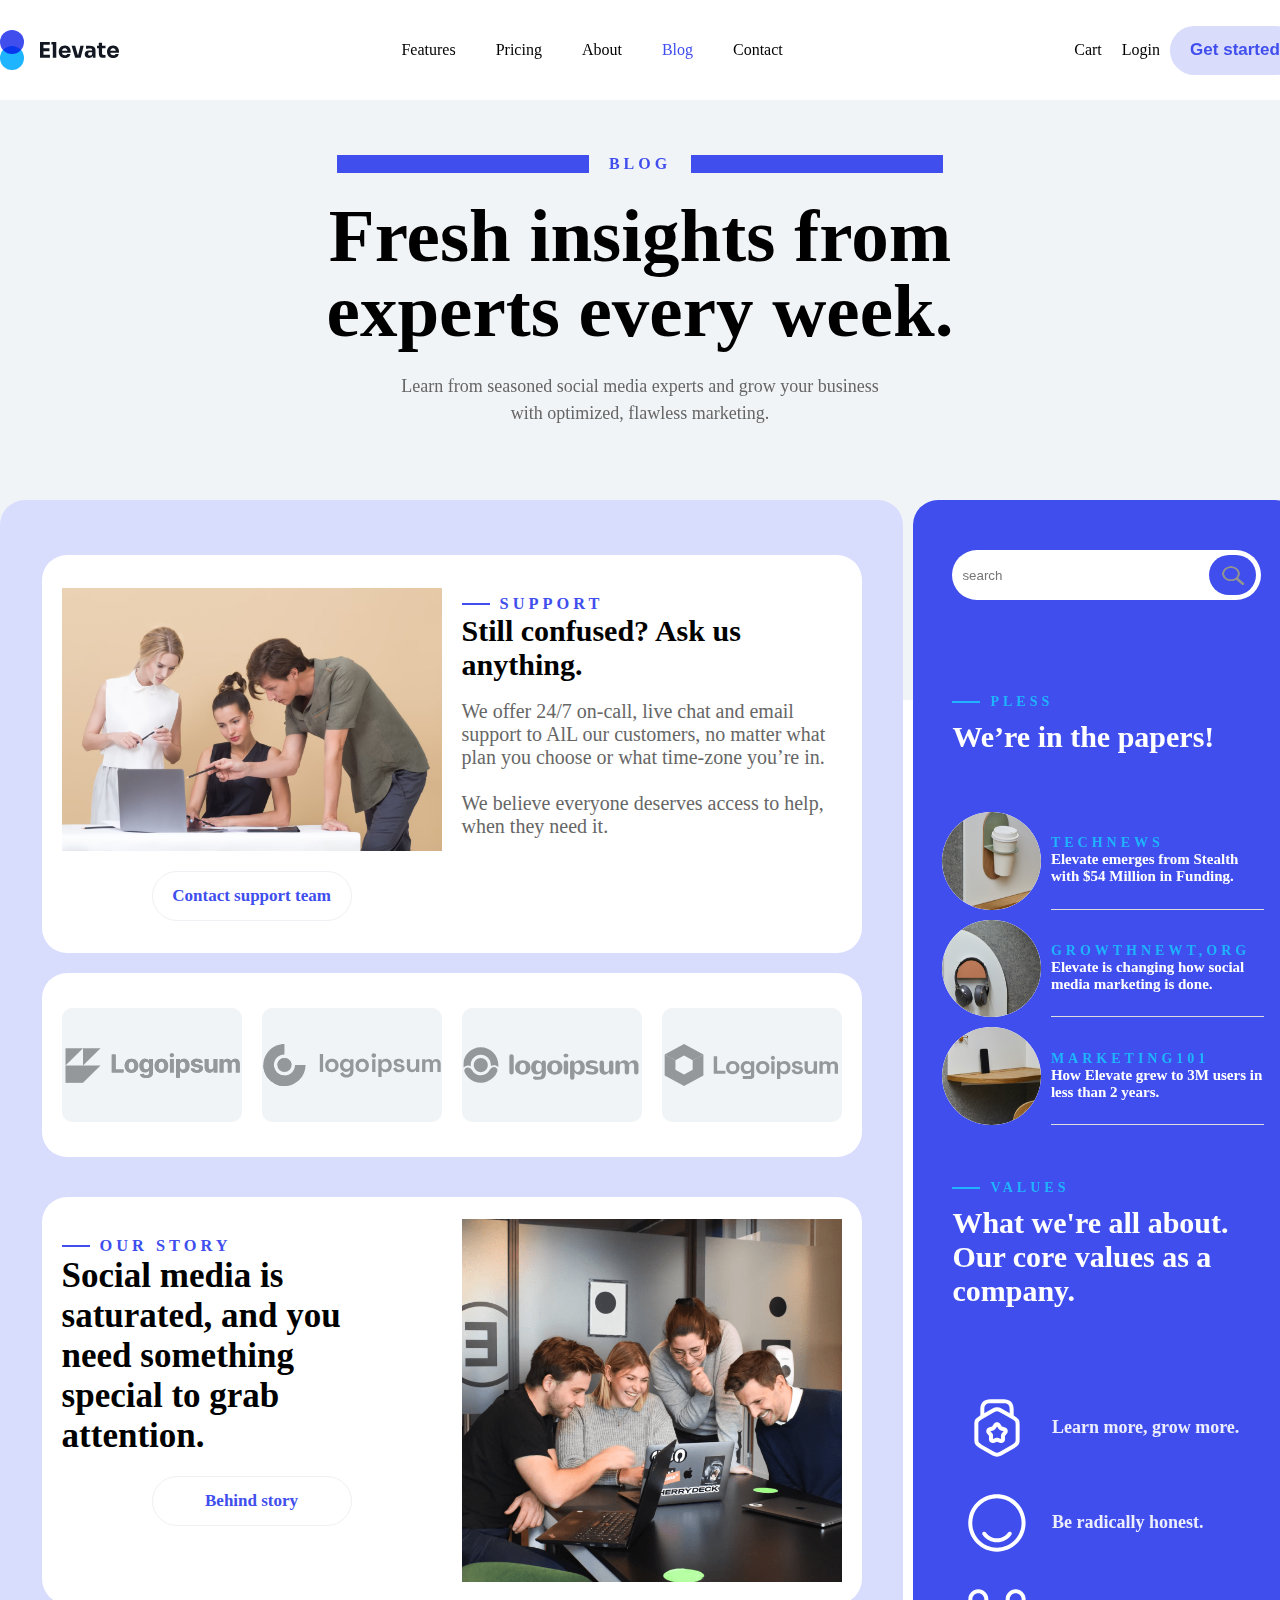
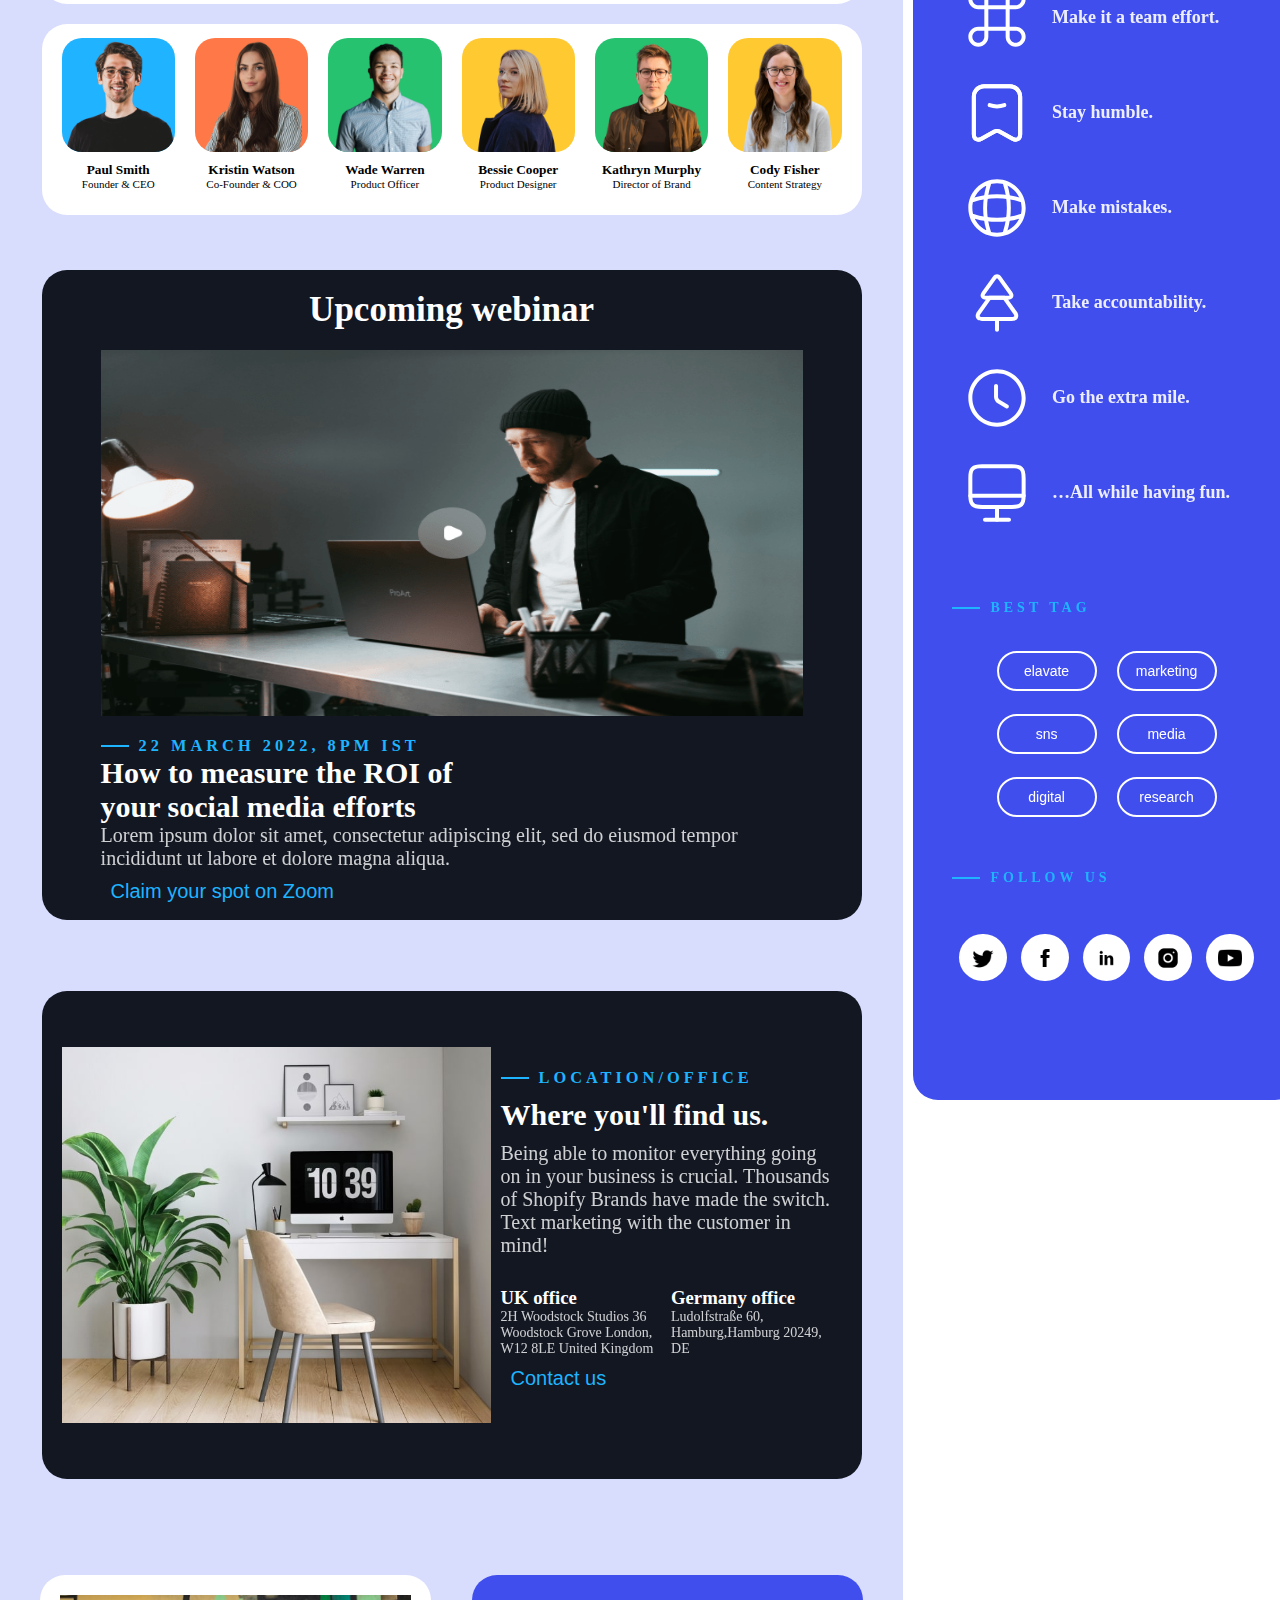
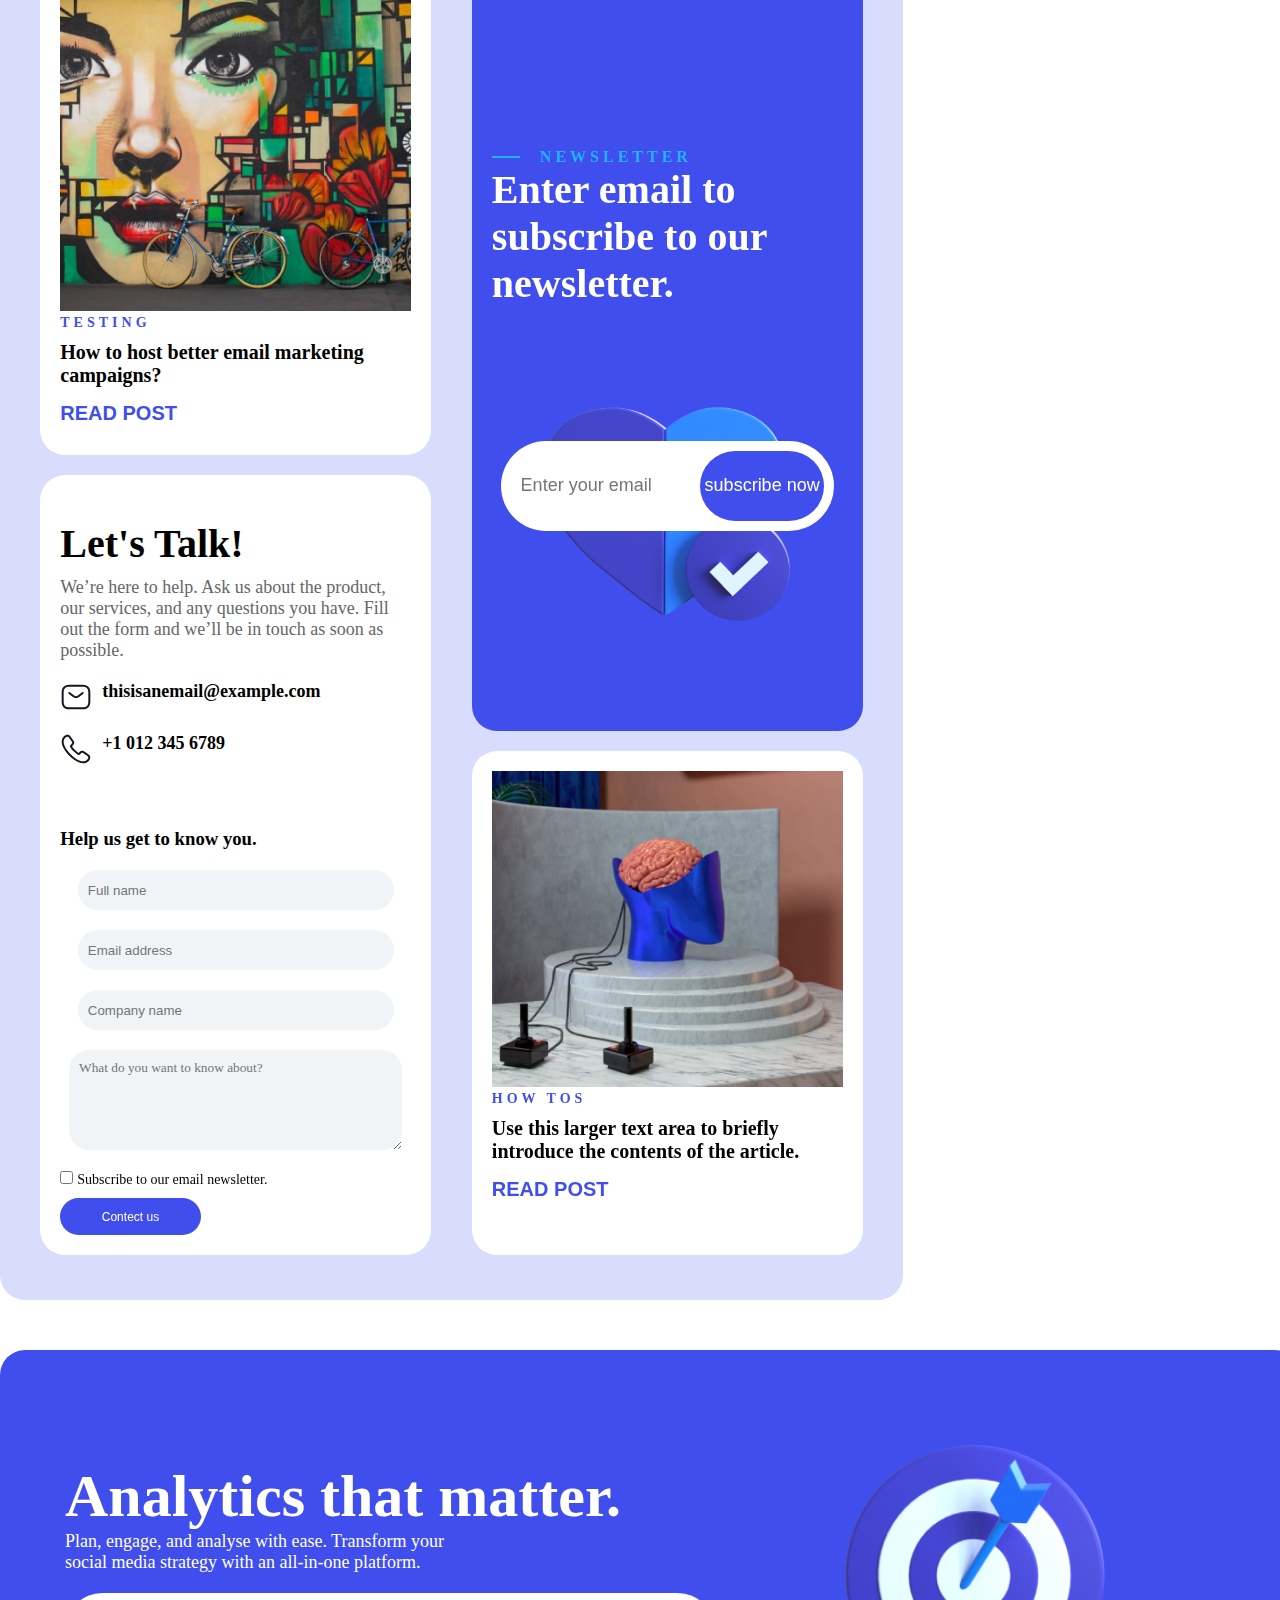
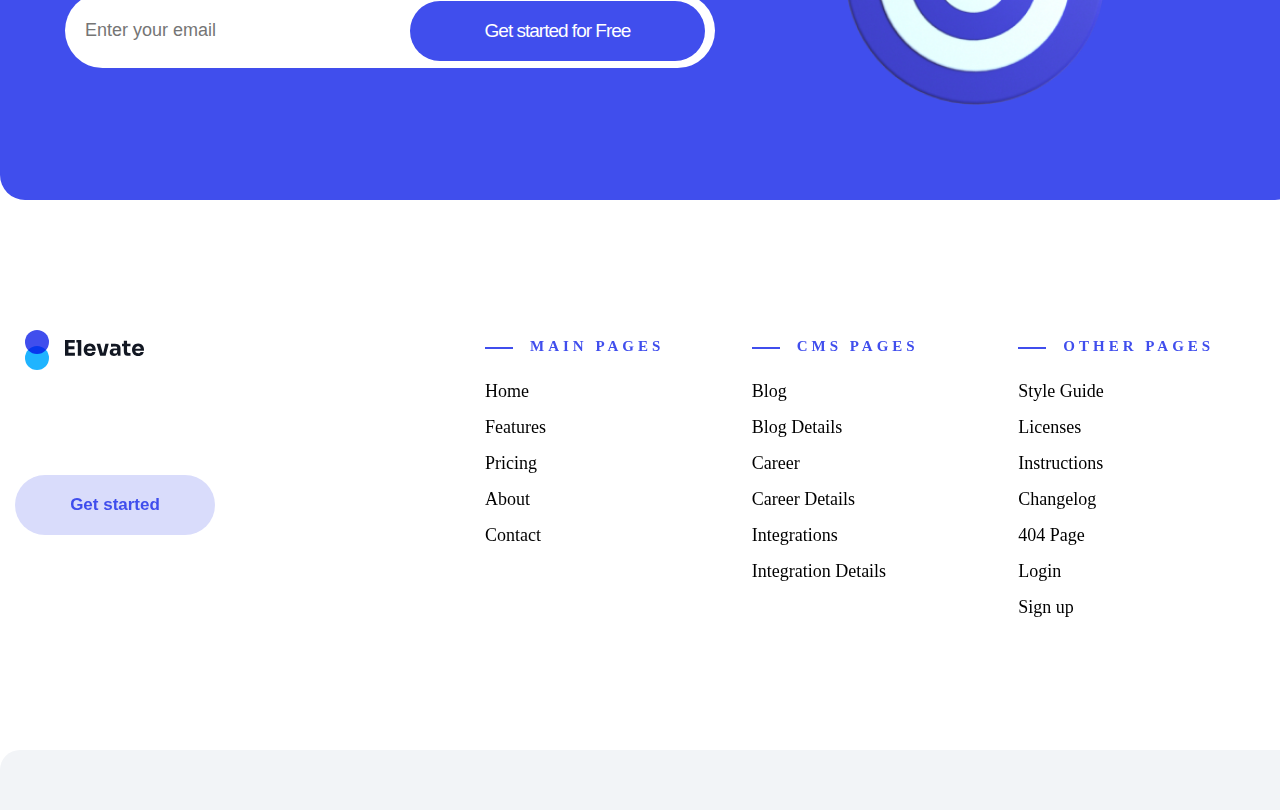
<file: sub.html>
<!DOCTYPE html>
<html>
<head>
	<meta charset="utf-8">
	<meta name="viewport" content="width=device-width, initial-scale=1">
	<title>Elavate</title>

	<link rel="stylesheet" type="text/css" media="screen and (max-width:799px)" href="css/sub_799.css">
	<link rel="stylesheet" type="text/css" media="screen and (min-width:800px)" href="css/sub_800.css">
	<link rel="stylesheet" type="text/css" media="screen and (min-width:1200px)" href="css/sub_1200.css">

	<style>
		* {margin: 0; padding: 0; box-sizing: border-box;}
		body {font-family: Eudoxus Sans; overflow-x: hidden; overflow-y: auto;}
		ul, ol, li {list-style: none;}

	</style>
	<script src="https://ajax.aspnetcdn.com/ajax/jQuery/jquery-3.6.0.min.js"></script>
	<script>
		$(document).ready(function(){
			$(".a").click(function(){
				$("nav").slideToggle();
			});

			$(window).resize(function(){
				if(window.innerWidth>=1200){
					$("nav").show();
				}
				if(window.innerWidth<=1199){
					$("nav").hide();
				}
			});

		});
	</script>
</head>
<body>

	<div id="wrap">
		<header>
			<div id="box1">
				<div id="logo_box">
					<a href="index.html" target="_self">
						<div id="logo_circle1"></div>
						<div id="logo_circle2"></div>				
					</a>
					<div id="logo">
						<a href="index.html" target="_self"><img src="img/logo.svg" alt="상단_로고"></a>
					</div>
				</div>

				<nav>
					<ul>
						<li><a href="index.html" target="_self">features</a></li>
						<li><a href="index.html" target="_self">pricing</a></li>
						<li><a href="index.html" target="_self">about</a></li>
						<li id="b"><a href="#">blog</a></li>
						<li><a href="index.html" target="_self">contact</a></li>
					</ul>
				</nav>

				<div id="login">
					<ul>
						<li><a href="index.html" target="_self">cart</a></li>
						<li><a href="index.html" target="_self">login</a></li>
					</ul>
					<button>Get started</button>
					<img src="img/hamburger.svg" class="a">
				</div>		
			</div>

			<div id="box2">
				<div id="text_box">
					<div>
						<img src="img/text_bar.svg" alt="텍스트_바">
						<h3 style="letter-spacing: 4px;">blog</h3>
						<img src="img/text_bar.svg" alt="텍스트_바">
					</div>
					<h1>Fresh insights from<br> experts every week.</h1>
					<p>Learn from seasoned social media experts and grow your business<br> with optimized, flawless marketing.</p>
				</div>
			</div>
		</header>

		<section>
			<div id="sec1">
				<div class="box">
					<div class="text_box">
						<div class="a">
							<div class="box">
								<img src="img/sub4.jpeg">
								<button>Contact support team</button>
							</div>
							<div class="box">
								<div class="text">
									<div class="box1">
										<img src="img/text_bar.svg" alt="텍스트_바">
										<h3 style="letter-spacing: 4px;">SUPPORT</h3>
									</div>
									<div class="box2">
										<h1>Still confused? Ask us anything.</h1><br>
										<p>We offer 24/7 on-call, live chat and email support to AlL our customers, no matter what plan you choose or what time-zone you’re in.
											<br>
											<br>
										We believe everyone deserves access to help, when they need it.</p>
									</div>
								</div>
							</div>
						</div>
						<div class="b">
							<div class="logo">
								<img src="img/company1.svg" alt="타회사로고1">
							</div>
							<div class="logo">
								<img src="img/company2.svg" alt="타회사로고1">
							</div>
							<div class="logo">
								<img src="img/company3.svg" alt="타회사로고1">
							</div>
							<div class="logo">
								<img src="img/company4.svg" alt="타회사로고1">
							</div>
						</div>
					</div>

					<div class="text_box">
						<div class="a">
							<div class="box">
								<div class="text">
									<div class="box1">
										<img src="img/text_bar.svg" alt="텍스트_바">
										<h3 style="letter-spacing: 4px;">OUR STORY</h3>
									</div>
									<div class="box2">
										<h2>Social media is<br> saturated, and you<br> need something<br> special to grab<br> attention.</h2>
										<div id="button">
											<button>Behind story</button>
										</div>
									</div>
								</div>
							</div>
							<div class="box">
								<img src="img/sub3.png">
							</div>
						</div>

						<div class="b">
							<div class="bb">
								<div class="photo1">
									<img src="img/p1.png">
								</div>
								<h5>Paul Smith</h5>
								<p>Founder & CEO</p>
							</div>
							<div class="bb">
								<div class="photo2">
									<img src="img/p2.png">
								</div>
								<h5>Kristin Watson</h5>
								<p>Co-Founder & COO</p>
							</div>
							<div class="bb">
								<div class="photo3">
									<img src="img/p3.png">
								</div>
								<h5>Wade Warren</h5>
								<p>Product Officer</p>
							</div>
							<div class="bb">
								<div class="photo4">
									<img src="img/p4.png">
								</div>
								<h5>Bessie Cooper</h5>
								<p>Product Designer</p>
							</div>
							<div class="bb">
								<div class="photo5">
									<img src="img/p5.png">
								</div>
								<h5>Kathryn Murphy</h5>
								<p>Director of Brand</p>
							</div>
							<div class="bb">
								<div class="photo6">
									<img src="img/p6.png">
								</div>
								<h5>Cody Fisher</h5>
								<p>Content Strategy</p>
							</div>
						</div>
					</div>
				</div>
				<div class="box">
					<div class="text_box">
						<div class="c">
							<h1>Upcoming webinar</h1>

							<img src="img/sub1.png">

							<div id="box">
								
								<div id="text1">
									<img src="img/text_bar2.svg" alt="텍스트_바2">
									<h3 style="letter-spacing: 4px;">22 march 2022, 8pm ist</h3>
								</div>


								<h2>How to measure the ROI of<br> your social media efforts</h2>
								<p>Lorem ipsum dolor sit amet, consectetur adipiscing elit, sed do eiusmod tempor incididunt ut labore et dolore magna aliqua.</p>

								<div class="button">
									<button>Claim your spot on Zoom</button>
								</div>
							</div>							
						</div>
					</div>
					<div class="text_box">
						<div class="cc">
							
							<img src="img/sub2.jpeg">
							
							<div id="box">
								<div id="text1">
									<img src="img/text_bar2.svg" alt="텍스트_바2">
									<h3 style="letter-spacing: 4px;">LOCATION/OFFICE</h3>
								</div>

								<div id="text2">
									<h2>Where you'll find us.</h2>
									<p>Being able to monitor everything going on in your business is crucial. Thousands of Shopify Brands have made the switch. Text marketing with the customer in mind!</p>
								</div>

								<div id="text3">
									<div class="box">
										<h3>UK office</h3>
										<p>2H Woodstock Studios
											36 Woodstock Grove
											London, W12 8LE
										United Kingdom</p>
									</div>
									<div class="box">
										<h3>Germany office</h3>
										<p>Ludolfstraße 60, Hamburg,Hamburg 20249, DE</p>
									</div>
								</div>

								<div class="button">
									<button>Contact us</button>
								</div>	
							</div>
							
						</div>
					</div>
				</div>
				<div class="box2">
					<div class="text_box">
						<div class="d">
							<img src="img/scalebox1.png">
							<h4 style="letter-spacing: 4px;">testing</h4>
							<h1>How to host better email marketing campaigns?</h1>
							<button>read post</button>
						</div>
						<div class="e">
							<div id="box1">
								<h1>Let's Talk!</h1>
								<p>We’re here to help. Ask us about the product, our services, and any questions you have. Fill out the form and we’ll be in touch as soon as possible.</p>
								<div class="text">
									<img src="img/sms.svg">
									<h2>thisisanemail@example.com</h2>
								</div>
								<div class="text">
									<img src="img/call.svg">
									<h2>+1 012 345 6789</h2>
								</div>
							</div>
							<div id="box2">
								<h3>Help us get to know you.</h3>
								<div id="input_box">
									<input type="search" name="name" placeholder="Full name">
									<input type="search" name="email" placeholder="Email address">
									<input type="search" name="company" placeholder="Company name">

									<textarea placeholder="What do you want to know about?" class="text" style="width: 95%;" rows="5"></textarea>
								</div>
								<div>
									<input type="checkbox" name="sub" value="Subscribe">
									<span>Subscribe to our email newsletter.</span>
								</div>
								
								<button>Contect us</button>
							</div>
						</div>
					</div>
					<div class="text_box">
						<div class="ee">
							<div id="text">
								<div>
									<img src="img/text_bar2.svg" alt="텍스트_바2">
									<h3 style="letter-spacing: 4px;">NEWSLETTER</h3>
								</div>
								<h1>Enter email to subscribe to our newsletter.</h1>
							</div>
							<img src="img/heart.png">
							<div id="search_box">
								<input type="search" name="subscribe" placeholder="Enter your email">
								<button>subscribe now</button>
							</div>
						</div>	
						<div class="d">
							<img src="img/scalebox4.png">
							<h4 style="letter-spacing: 4px;">how tos</h4>
							<h1>Use this larger text area to briefly introduce the contents of the article.</h1>
							<button>read post</button>
						</div>
					</div>
				</div>
			</div>

			<div id="sec2">
				<div class="box4">
					<div>
						<input type="search" name="search" placeholder="search">
						<button><img src="img/search.png"></button>
					</div>
				</div>

				<div class="box1">
					<div id="a">
						<div>
							<img src="img/text_bar2.svg" alt="텍스트_바2">
							<h3 style="letter-spacing: 4px;">PLESS</h3>
						</div>
						<h1>We’re in the papers!</h1>
					</div>
					<div id="b">
						<div class="box">
							<div class="img">
								<img src="img/news1.png">
							</div>
							<div class="text">
								<h3 style="letter-spacing: 4px;">TECHNEWS</h3>
								<h1>Elevate emerges from Stealth with $54 Million in Funding.</h1>
							</div>
						</div>
						<div class="box">
							<div class="img">
								<img src="img/news2.png">
							</div>
							<div class="text">
								<h3 style="letter-spacing: 4px;">GROWTHNEWT,ORG</h3>
								<h1>Elevate is changing how social media marketing is done.</h1>
							</div>
						</div>
						<div class="box">
							<div class="img">
								<img src="img/news3.png">
							</div>
							<div class="text">
								<h3 style="letter-spacing: 4px;">MARKETING101</h3>
								<h1>How Elevate grew to 3M users in less than 2 years.</h1>
							</div>
						</div>
					</div>
				</div>

				<div class="box2">
					<div id="c">
						<div>
							<img src="img/text_bar2.svg" alt="텍스트_바2">
							<h3 style="letter-spacing: 4px;">VALUES</h3>
						</div>
						<h1>What we're all about. Our core values as a company.</h1>
					</div>
					<div id="d">
						<div class="box">
							<div class="img">
								<img src="img/icon1.svg">
							</div>
							<div class="text">
								<h3>Learn more, grow more.</h3>
								
							</div>
						</div>
						<div class="box">
							<div class="img">
								<img src="img/icon2.svg">
							</div>
							<div class="text">
								<h3>Be radically honest.</h3>
								
							</div>
						</div>
						<div class="box">
							<div class="img">
								<img src="img/icon3.svg">
							</div>
							<div class="text">
								<h3>Make it a team effort.</h3>
								
							</div>
						</div>
						<div class="box">
							<div class="img">
								<img src="img/icon4.svg">
							</div>
							<div class="text">
								<h3>Stay humble.</h3>
								
							</div>
						</div>
						<div class="box">
							<div class="img">
								<img src="img/icon5.svg">
							</div>
							<div class="text">
								<h3>Make mistakes.</h3>
								
							</div>
						</div>
						<div class="box">
							<div class="img">
								<img src="img/icon6.svg">
							</div>
							<div class="text">
								<h3>Take accountability.</h3>
								
							</div>
						</div>
						<div class="box">
							<div class="img">
								<img src="img/icon7.svg">
							</div>
							<div class="text">
								<h3>Go the extra mile.</h3>
								
							</div>
						</div>
						<div class="box">
							<div class="img">
								<img src="img/icon8.svg">
							</div>
							<div class="text">
								<h3>…All while having fun.</h3>
								
							</div>
						</div>
					</div>
				</div>				

				<div class="box5">
					<div id="e">
						<div class="text">
							<div>
								<img src="img/text_bar2.svg" alt="텍스트_바2">
								<h3 style="letter-spacing: 4px;">BEST TAG</h3>
							</div>		
						</div>
						<div class="box">
							<button>elavate</button>
							<button>marketing</button>
							<button>sns</button>
							<button>media</button>
							<button>digital</button>
							<button>research</button>
						</div>
					</div>
					<div id="f">
						<div class="text">
							<div>
								<img src="img/text_bar2.svg" alt="텍스트_바2">
								<h3 style="letter-spacing: 4px;">FOLLOW US</h3>
							</div>
						</div>
						<div class="box">
							<div class="sns">
								<img src="img/sns1.png">
							</div>
							<div class="sns">
								<img src="img/sns2.png">
							</div>
							<div class="sns">
								<img src="img/sns3.png">
							</div>
							<div class="sns">
								<img src="img/sns4.png">
							</div>
							<div class="sns">
								<img src="img/sns5.png">
							</div>
						</div>
					</div>
				</div>
			</section>


			<footer>
				<div id="box1">
					<div id="text">
						<h1>Analytics that matter.</h1>
						<p>Plan, engage, and analyse with ease. Transform your<br> social media strategy with an all-in-one platform.</p>
						<div id="search_box">
							<input type="search" name="search" placeholder="Enter your email">
							<button style="letter-spacing: -1px;">Get started for Free</button>
						</div>
					</div>
					<div id="photo">
						<img src="img/footer_img.png">
					</div>
				</div>
				<div id="box2">
					<div id="logo_box">
						<div id="logo_icon">
							<a href="#">
								<div id="logo_circle1"></div>
								<div id="logo_circle2"></div>				
							</a>
						</div>
						<div id="logo">
							<a href="#"><img src="img/logo.svg" alt="상단_로고"></a>
						</div>
					</div>
					<button>Get started</button>
					<div id="nav_box">
						<div class="box">
							<img src="img/text_bar.svg" alt="텍스트_바">
							<h3 style="letter-spacing: 4px;">main pages</h3><br>
							<ul>
								<li><a href="#">Home</a></li>
								<li><a href="#">Features</a></li>
								<li><a href="#">Pricing</a></li>
								<li><a href="#">About</a></li>
								<li><a href="#">Contact</a></li>
							</ul>
						</div>
						<div class="box">
							<img src="img/text_bar.svg" alt="텍스트_바">
							<h3 style="letter-spacing: 4px;">cms pages</h3><br>
							<ul>
								<li><a href="#">Blog</a></li>
								<li><a href="#">Blog Details</a></li>
								<li><a href="#">Career</a></li>
								<li><a href="#">Career Details</a></li>
								<li><a href="#">Integrations</a></li>
								<li><a href="#">Integration Details</a></li>
							</ul>
						</div>
						<div class="box">
							<img src="img/text_bar.svg" alt="텍스트_바">
							<h3 style="letter-spacing: 4px;">other pages</h3><br>
							<ul>
								<li><a href="#">Style Guide</a></li>
								<li><a href="#">Licenses</a></li>
								<li><a href="#">Instructions</a></li>
								<li><a href="#">Changelog</a></li>
								<li><a href="#">404 Page</a></li>
								<li><a href="#">Login</a></li>
								<li><a href="#">Sign up</a></li>
							</ul>
						</div>
					</div>
				</div>
				<div id="box3"></div>
			</footer>
		</div>



	</body>
	</html>
</file>
<file: css/sub_799.css>
﻿@charset "utf-8";

@media (max-width:799px){
			header {width: 100%; height: auto; margin: 0 auto;}
			header > #box1 > #login > .a {cursor: pointer; width: 25px; height: 25px; margin: 0 10px;}
			header > #box1 > #login > .a:hover {opacity: 0.5;}
			header > #box1 {width: 95%; height: 100px; display: flex; align-items: center; justify-content: space-between; margin: 0 auto; position: relative;}
			header > #box1 > #logo_box {width: 120px; height: 48px; display: flex; justify-content: space-between; align-items: center;}
			header > #box1 > #logo_box > #logo {width: 80px; height: 40px;}
			header > #box1 > #logo_box > #logo > a > img {width: 100%; height: 100%;}	
			header > #box1 > #logo_box > a > #logo_circle1 {width: 24px; height: 24px; border-radius: 100px; background-color: #404eed; mix-blend-mode: multiply;}
			header > #box1 > #logo_box > a > #logo_circle2 {width: 24px; height: 24px; border-radius: 100px; background-color: #1fb4ff; position: relative; z-index: 1; margin-top: -8px; mix-blend-mode: multiply;}
			header > #box1 > nav {display: none; position: absolute; left: 0; top: 100px; width: 100%;}
			header > #box1 > nav > ul {display: flex; flex-direction: column; background-color: #fff;}
			header > #box1 > nav > ul > li {margin: 10px 0;}
			header > #box1 > nav > ul > li > a {text-decoration: none; color: #000; text-transform: capitalize; display: block;}
			header > #box1 > nav > ul > li > a:hover {color: #404eed;}
			header > #box1 > #login {width: auto; height: 50px; display: flex; align-items: center;}
			header > #box1 > #login > ul {display: flex; align-items: center;}
			header > #box1 > #login > ul > li {margin: 10px;}
			header > #box1 > #login > ul > li > a {text-decoration: none; color: #000; text-transform: capitalize;}
			header > #box1 > #login > ul > li > a:hover{color: #404eed;}
			header > #box1 > #login > button {background-color: #D9DCFB; color: #404eed; border: none; font-size: 17px; font-weight: bold; width: 130px; height: 49px; border-radius: 30px; margin: 10px 0; cursor: pointer;}
			header > #box1 > #login > button:hover {background-color: #404eed; color: #fff; transition: all 0.5s ease;}


			header > #box2 {width: 100%; height: 600px; background-color: #F1F4F7; display: flex; justify-content: center; justify-content: center;}
			header > #box2 > #text_box {width: auto; height: auto; text-align: center; display: flex; align-items: center; flex-direction: column; margin-top: 55px;}
			header > #box2 > #text_box > div {display: flex; margin-bottom: 25px;}
			header > #box2 > #text_box > div h3 {color: #404eed;text-transform: uppercase; margin: 0 20px; font-size: 16px;}
			header > #box2 > #text_box > h1 {font-size: 8vw; line-height: 100%; margin-bottom: 25px; font-weight: 800;}
			header > #box2 > #text_box > p {font-size: 2.5vw; line-height: 150%; color: #666;}
			


			footer {width: 100%; height: 800px; background-color: #fff;}
			footer > #box1 {width: 90%; height: 650px; background-color: #404eed; margin: 0 auto; border-radius: 25px; display: flex; align-items: center; flex-direction: column-reverse; justify-content: center; margin-top: 20px; position: relative; left: 0; bottom: 90px;}
			footer > #box1 > #photo {width: 100%; height: auto; display: flex; justify-content: center; align-items: center; margin-top: 30px;}
			footer > #box1 > #photo > img {width: 40%}
			footer > #box1 > #text {width: 90%; height: 400px; display: flex; flex-direction: column; justify-content: space-evenly; align-items: center; padding: 20px;}
			footer > #box1 > #text h1 {font-size: 40px; color: #fff;}
			footer > #box1 > #text p {font-size: 18px; color: #fff;}
			footer > #box1 > #text > #search_box {width: 100%; height: 75px; background-color: #fff; border-radius: 50px; display: flex; align-items: center;}
			footer > #box1 > #text > #search_box > input[type="search"] {background-color: #fff; border: none; outline: none; width: 50%; height: 40px; margin: 0 20px; font-size: 18px;}
			footer > #box1 > #text > #search_box > button {width: 50%; height: 80%; background-color: #404eed; color: #fff; border: none; border-radius: 50px; font-size: 19px; cursor: pointer; margin: 0 10px;}
			footer > #box1 > #text > #search_box > button:hover {background-color: #000; color: #fff; transition: all 0.5s ease;}
			footer > #box2 {width: 100%; height: 400px; margin: 0 auto;  padding: 25px;}
			footer > #box2 > #logo_box {width: 120px; height: 40px;}
			footer > #box2 > #logo_box > #logo {width: 80px; height: 40px; float: right; margin: -50px 0 0 0px;}
			footer > #box2 > #logo_box > #logo > a > img {width: 100%; height: 100%;}
			footer > #box2 > #logo_box > #logo_icon {bwidth: 24px; height: 48px; margin-top: 5px;}
			footer > #box2 > #logo_box > #logo_icon > a > #logo_circle1 {width: 24px; height: 24px; border-radius: 100px; background-color: #404eed; mix-blend-mode: multiply;}
			footer > #box2 > #logo_box > #logo_icon > a > #logo_circle2 {width: 24px; height: 24px; border-radius: 100px; background-color: #1fb4ff; position: relative; z-index: 1; margin-top: -8px; mix-blend-mode: multiply;}
			footer > #box2 > button {background-color: #D9DCFB; color: #404eed; border: none; font-size: 17px; font-weight: bold; width: 200px; height: 60px; border-radius: 30px; margin: 50px 0; cursor: pointer;}
			footer > #box2 > button:hover {background-color: #404eed; color: #fff; transition: all 0.5s ease;}
			footer > #box2 > #nav_box {width: 100%; height: 500px; float: right; display: flex; flex-flow: row wrap;}
			footer > #box2 > #nav_box > .box {width: 40%; height: 330px; margin: 10px;}
			footer > #box2 > #nav_box > .box img {display: none;}
			footer > #box2 > #nav_box > .box > h3 {text-transform: uppercase; font-size: 15px; color: #404eed; font-weight: 800;}
			footer > #box2 > #nav_box > .box > ul > li a {text-decoration: none; color: #000; line-height: 200%; font-size: 18px;}
			footer > #box2 > #nav_box > .box > ul > li a:hover {color: #404eed;}



			section {width: 95%; height: auto; margin: 0 auto; display: flex; flex-direction: column; align-items: center; position: relative; left: 0; bottom: 200px;}

			section > #sec1 {width: 100%; height: auto; background-color: #D8DCFD; display: flex; flex-direction: column; justify-content: space-evenly; border-radius: 25px; padding: 20px;}

			section > #sec1 > .box {width: 100%; height: auto; display: flex; flex-direction: column; align-items: center; justify-content: space-between;}
			section > #sec1 > .box > .text_box {width: 100%; height: auto; margin: 10px; display: flex; align-items: center; flex-direction: column; justify-content: center;}

			section > #sec1 > .box > .text_box > .a {width: 95%; height: auto; background-color: #fff; margin: 10px; padding: 20px; border-radius: 25px; display: flex; flex-direction: column; align-items: center;}

			section > #sec1 > .box > .text_box > .a > .box {width: 95%; height: auto; display: flex; flex-direction: column; align-items: center; justify-content: center; margin: 10px;}
			section > #sec1 > .box > .text_box > .a > .box > img {width: 100%; height: auto; cursor: pointer;}
			section > #sec1 > .box > .text_box > .a > .box > img:hover {opacity: 0.8;}

			section > #sec1 > .box > .text_box > .a > .box > button {font-size: 17px; font-family: Eudoxus Sans; font-weight: 800; width: 60%; height: 50px; background-color: #fff; border: 1px solid #EEF0F3; cursor: pointer; border-radius: 50px; color: #404eed; transition: all .15s linear; margin-top: 20px;}
			section > #sec1 > .box > .text_box > .a > .box > button:hover {background-color: #fff; border: 1px solid #EEF0F3; cursor: pointer; border-radius: 50px; color: #404eed; box-shadow: 0 2px 0 #EEF0F3, 2px 4px 6px #BDBDBD; transition: all .15s linear;}

			section > #sec1 > .box > .text_box > .a > .box > .text {width: 95%; height: 300px; display: flex; flex-direction: column; justify-content: flex-start;}
			section > #sec1 > .box > .text_box > .a > .box > .text > .box1 {display: flex; font-size: 12px; color: #404eed;}
			section > #sec1 > .box > .text_box > .a > .box > .text > .box1 > h3 {margin-left: 10px;}
			section > #sec1 > .box > .text_box > .a > .box > .text > .box2 > h2 {font-size: 25px; font-weight: 800;}
			section > #sec1 > .box > .text_box > .a > .box > .text > .box2 > h1 {font-size: 25px;}
			section > #sec1 > .box > .text_box > .a > .box > .text > .box2 > p {font-size: 18px; color: #666;}

			section > #sec1 > .box > .text_box > .a > .box > .text > .box2 > #button {width: 100%; height: auto; display: flex; align-items: center; justify-content: center; margin-top: 10px;}
			section > #sec1 > .box > .text_box > .a > .box > .text > .box2 > #button > button {font-size: 17px; font-family: Eudoxus Sans; font-weight: 800; width: 60%; height: 50px; background-color: #fff; border: 1px solid #EEF0F3; cursor: pointer; border-radius: 50px; color: #404eed; transition: all .15s linear; margin-top: 20px;}
			section > #sec1 > .box > .text_box > .a > .box > .text > .box2 > #button > button:hover {background-color: #fff; border: 1px solid #EEF0F3; cursor: pointer; border-radius: 50px; color: #404eed; box-shadow: 0 2px 0 #EEF0F3, 2px 4px 6px #BDBDBD; transition: all .15s linear;}



			section > #sec1 > .box > .text_box > .b {width: 95%; height: auto; background-color: #fff; margin: 10px; padding: 10px; border-radius: 25px; display: flex; align-items: center; flex-flow: row wrap; justify-content: center;}

			section > #sec1 > .box > .text_box > .b > .logo {width: auto; height: 100%; background-color: #F1F4F7; margin: 10px; border-radius: 10px; display: flex; align-items: center; justify-content: center; transition: all 0.3s ease-out;}

			section > #sec1 > .box > .text_box > .b > .logo:hover {transform: translateY(-8%);}

			section > #sec1 > .box > .text_box > .b > .bb {width: 20%; height: 95%; margin: 10px; display: flex; flex-direction: column; align-items: center;}
			section > #sec1 > .box > .text_box > .b > .bb > p {font-size: 11px;}
			section > #sec1 > .box > .text_box > .b > .bb > h5 {margin-top: 10px;}

			section > #sec1 > .box > .text_box > .b > .bb > .photo1 {width: 100%; height: 70%; background-color: #20B3FF; border-radius: 20px; overflow: hidden;}
			section > #sec1 > .box > .text_box > .b > .bb > .photo1 > img {width: 100%; height: 100%; transition: all 0.3s ease-out;}
			section > #sec1 > .box > .text_box > .b > .bb > .photo1 > img:hover {transform: scale(1.2); transition: all 0.5s;}


			section > #sec1 > .box > .text_box > .b > .bb > .photo2 {width: 100%; height: 70%; background-color: #FF7847; border-radius: 20px; overflow: hidden;}
			section > #sec1 > .box > .text_box > .b > .bb > .photo2 > img {width: 100%; height: 100%; transition: all 0.3s ease-out;}
			section > #sec1 > .box > .text_box > .b > .bb > .photo2 > img:hover {transform: scale(1.2); transition: all 0.5s;}

			section > #sec1 > .box > .text_box > .b > .bb > .photo3 {width: 100%; height: 70%; background-color: #26C26F; border-radius: 20px; overflow: hidden;}
			section > #sec1 > .box > .text_box > .b > .bb > .photo3 > img {width: 100%; height: 100%; transition: all 0.3s ease-out;}
			section > #sec1 > .box > .text_box > .b > .bb > .photo3 > img:hover {transform: scale(1.2); transition: all 0.5s;}

			section > #sec1 > .box > .text_box > .b > .bb > .photo4 {width: 100%; height: 70%; background-color: #FFC932; border-radius: 20px; overflow: hidden;}
			section > #sec1 > .box > .text_box > .b > .bb > .photo4 > img {width: 100%; height: 100%; transition: all 0.3s ease-out;}
			section > #sec1 > .box > .text_box > .b > .bb > .photo4 > img:hover {transform: scale(1.2); transition: all 0.5s;}

			section > #sec1 > .box > .text_box > .b > .bb > .photo5 {width: 100%; height: 70%; background-color: #26C26F; border-radius: 20px; overflow: hidden;}
			section > #sec1 > .box > .text_box > .b > .bb > .photo5 > img {width: 100%; height: 100%; transition: all 0.3s ease-out;}
			section > #sec1 > .box > .text_box > .b > .bb > .photo5 > img:hover {transform: scale(1.2); transition: all 0.5s;}

			section > #sec1 > .box > .text_box > .b > .bb > .photo6 {width: 100%; height: 70%; background-color: #FFC932; border-radius: 20px; overflow: hidden;}
			section > #sec1 > .box > .text_box > .b > .bb > .photo6 > img {width: 100%; height: 100%; transition: all 0.3s ease-out;}
			section > #sec1 > .box > .text_box > .b > .bb > .photo6 > img:hover {transform: scale(1.2); transition: all 0.5s;}





			section > #sec1 > .box > .text_box > .c {width: 95%; height: 100%; background-color: #121722; border-radius: 25px; display: flex; flex-direction: column; align-items: center; justify-content: space-between; padding: 20px;}
			section > #sec1 > .box > .text_box > .c > h1 {font-size: 20px; color: #fff; margin-bottom: 20px;}
			section > #sec1 > .box > .text_box > .c > img {width: 90%; height: 60%; margin-bottom: 20px;}
			section > #sec1 > .box > .text_box > .c > #box {width: 90%; height: auto; color: #fff;}
			section > #sec1 > .box > .text_box > .c > #box > #text1 {display: flex; text-transform: uppercase; font-size: 12px; color: #1FB4FF; margin-bottom: 20px;}
			section > #sec1 > .box > .text_box > .c > #box > #text1 > h3 {margin-left: 10px;}
			section > #sec1 > .box > .text_box > .c > #box > h2 {font-size: 20px;}
			section > #sec1 > .box > .text_box > .c > #box > p {font-size: 15px; opacity: 0.8;}
			section > #sec1 > .box > .text_box > .c > #box > .button > button {border: none; background-color: #121722; color: #1FB4FF; font-size: 20px; margin: 10px; cursor: pointer; display: inline-block;}
			section > #sec1 > .box > .text_box > .c > #box > .button > button:after {border-bottom: 2px solid #1FB4FF; display:block; content: ''; transform: scaleX(0); transition: transform 250ms ease-in-out; transform-origin:  0% 50%;}
			section > #sec1 > .box > .text_box > .c > #box > .button > button:hover:after {transform: scaleX(1);}


			section > #sec1 > .box > .text_box > .cc {width: 95%; height: 80%; background-color: #121722; border-radius: 25px; display: flex; align-items: center; flex-direction: column; padding: 20px;}
			section > #sec1 > .box > .text_box > .cc > img {width: 90%; height: auto; margin-top: 20px;}
			section > #sec1 > .box > .text_box > .cc > #box {width: 90%; height: auto; background-color: #121722; color: #fff;}
			section > #sec1 > .box > .text_box > .cc > #box > #text1 {display: flex; color: #1FB4FF; font-size: 12px; margin-top: 20px;}
			section > #sec1 > .box > .text_box > .cc > #box > #text1 > h3 {margin-left: 10px;}
			section > #sec1 > .box > .text_box > .cc > #box > #text2 > h2 {font-size: 20px; margin-top: 10px;}
			section > #sec1 > .box > .text_box > .cc > #box > #text2 > p {font-size: 15px; margin-top: 10px; opacity: 0.8;}
			section > #sec1 > .box > .text_box > .cc > #box > #text3 {display: flex; margin-top: 30px;}
			section > #sec1 > .box > .text_box > .cc > #box > #text3 > .box {width: 45%;}
			section > #sec1 > .box > .text_box > .cc > #box > #text3 > .box > p {font-size: 14px; opacity: 0.8;}
			section > #sec1 > .box > .text_box > .cc > #box > .button > button {border: none; background-color: #121722; color: #1FB4FF; font-size: 20px; margin: 10px; cursor: pointer; display: inline-block;}
			section > #sec1 > .box > .text_box > .cc > #box > .button > button:after {border-bottom: 2px solid #1FB4FF; display:block; content: ''; transform: scaleX(0); transition: transform 250ms ease-in-out; transform-origin:  0% 50%;}
			section > #sec1 > .box > .text_box > .cc > #box > .button > button:hover:after {transform: scaleX(1);}

			section > #sec1 > .box2 {width: 100%; height: auto; display: flex; align-items: center; justify-content: space-between; flex-direction: column;}	
			section > #sec1 > .box2 > .text_box {width: 95%; height: 100%; background-color:; margin: 10px; display: flex; flex-direction: column; align-items: center;}
			section > #sec1 > .box2 > .text_box > .d {width: 95%; height: 40%; margin: 10px; background-color: #fff; border-radius: 25px; padding: 20px;}
			section > #sec1 > .box2 > .text_box > .d img {width: 100%; height: auto; cursor: pointer;}
			section > #sec1 > .box2 > .text_box > .d img:hover {opacity: 0.8;}
			section > #sec1 > .box2 > .text_box > .d h1 {font-size: 20px; margin-bottom: 15px;}
			section > #sec1 > .box2 > .text_box > .d h4 {color: #404eed; text-transform: uppercase; font-size: 14px; font-weight: 800; margin-bottom: 10px;}
			section > #sec1 > .box2 > .text_box > .d > button {color: #404eed; display:inline-block; margin:0; text-transform:uppercase; border:none; background-color:#fff; cursor:pointer; font-size: 18px; font-weight: 800;}

			section > #sec1 > .box2 > .text_box > .d > button:after {display:block; content: ''; border-bottom: solid 3px #404eed; transform: scaleX(0); transition: transform 250ms ease-in-out; transform-origin:  0% 50%;}

			section > #sec1 > .box2 > .text_box > .d > button:hover:after {transform: scaleX(1);}


			section > #sec1 > .box2 > .text_box > .e {width: 95%; height: 60%; background-color: #fff; margin: 10px; border-radius: 25px; display: flex; flex-direction: column; align-items: center; justify-content: center; padding: 20px;}
			section > #sec1 > .box2 > .text_box > .e > #box1 {width: 100%; height: 45%;}
			section > #sec1 > .box2 > .text_box > .e > #box1 > h1 {font-size: 35px; margin-top: 25px;}
			section > #sec1 > .box2 > .text_box > .e > #box1 > p {font-size: 15px; color: #666; margin-top: 10px;}
			section > #sec1 > .box2 > .text_box > .e > #box1 > .text {display: flex; margin-top: 20px; cursor: pointer;}
			section > #sec1 > .box2 > .text_box > .e > #box1 > .text:hover {color: #404eed;}
			section > #sec1 > .box2 > .text_box > .e > #box1 > .text > h2 {font-size: 18px; margin-left: 10px;}
			section > #sec1 > .box2 > .text_box > .e > #box1 > .text:hover {color: #404eed;}

			section > #sec1 > .box2 > .text_box > .e > #box2 {width: 100%; height: 55%; display: flex; flex-direction: column;}
			section > #sec1 > .box2 > .text_box > .e > #box2  > h3 {margin-bottom: 10px; margin-top: 20px;}
			section > #sec1 > .box2 > .text_box > .e > #box2  > #input_box {display: flex; flex-direction: column; align-items: center;}

			section > #sec1 > .box2 > .text_box > .e > #box2  > #input_box > .text {border: none; outline: none; border-radius: 20px; background-color: #F1F4F7; padding: 10px; margin: 10px; font-family: Eudoxus Sans;}

			section > #sec1 > .box2 > .text_box > .e > #box2  > #input_box > input {margin: 10px; padding: 10px;}
			section > #sec1 > .box2 > .text_box > .e > #box2  > #input_box > input[name="name"] {width: 95%; height: 40px; border: none; background-color: #F1F4F7; outline: none; border-radius: 25px;}
			section > #sec1 > .box2 > .text_box > .e > #box2  > #input_box > input[name="email"] {width: 95%; height: 40px; border: none; background-color: #F1F4F7; outline: none; border-radius: 25px;}
			section > #sec1 > .box2 > .text_box > .e > #box2  > #input_box > input[name="company"] {width: 95%; height: 40px; border: none; background-color: #F1F4F7; outline: none; border-radius: 25px;}

			section > #sec1 > .box2 > .text_box > .e > #box2  > div {margin-bottom: 10px;}
			section > #sec1 > .box2 > .text_box > .e > #box2  > div > span {font-size: 14px;}

			section > #sec1 > .box2 > .text_box > .e > #box2 > button {background-color: #404eed; color: #fff; border: none; border-radius: 50px; font-size: 18px; width: 40%; height: 50px; cursor: pointer; font-size: 12px;}
			section > #sec1 > .box2 > .text_box > .e > #box2 > button:hover {background-color: #000; transition: all 0.5s;}


			section > #sec1 > .box2 > .text_box > .ee {width: 95%; height: auto; background-color: #404eed; margin: 10px; display: flex; align-items: center; flex-direction: column; justify-content: flex-end; border-radius: 25px; padding: 20px;}
			section > #sec1 > .box2 > .text_box > .ee > #text {width: 100%; height: auto; margin-bottom: 100px; margin-top: 40px;}
			section > #sec1 > .box2 > .text_box > .ee > #text > div {width: 190px; height: auto; display: flex; justify-content: space-between;}
			section > #sec1 > .box2 > .text_box > .ee > #text > div h3 {font-size: 14px; margin-left: 20px; color: #1FB4FF;}
			section > #sec1 > .box2 > .text_box > .ee > #text h1 {font-size: 30px; color: #fff; font-weight: 800;}
			section > #sec1 > .box2 > .text_box > .ee img {width: 70%; height: auto;}
			section > #sec1 > .box2 > .text_box > .ee > #search_box {width: 95%; height: 60px; background-color: #fff; display: flex; align-items: center; justify-content: space-between; padding: 10px; border-radius: 50px; position: relative; left: 0; bottom: 180px;}
			section > #sec1 > .box2 > .text_box > .ee > #search_box > input[type="search"] {background-color: #fff; border: none; outline: none; font-size: 14px; width: 50%; margin-left: 10px;}

			section > #sec1 > .box2 > .text_box > .ee > #search_box > button {background-color: #404eed; color: #fff; border: none; border-radius: 50px; font-size: 14px; width: 40%; height: 50px; cursor: pointer;}
			section > #sec1 > .box2 > .text_box > .ee > #search_box > button:hover {background-color: #000; transition: all 0.5s;}



			section > #sec2 {width: 95%; height: auto; background-color: #404eed; display: flex; flex-direction: column; align-items: center; justify-content: center; border-radius: 25px; overflow: hidden; margin-top: 20px;}

			section > #sec2 > .box1 {width: 80%; height: 490px; margin: 10px;}
			section > #sec2 > .box1 > #a {width: 100%; height: 30%; padding: 20px; display: flex; flex-direction: column; justify-content: center;}
			section > #sec2 > .box1 > #a > div {display: flex;}
			section > #sec2 > .box1 > #a > div > h3 {color: #1FB4FF; margin-left: 10px; font-size: 14px;}
			section > #sec2 > .box1 > #a > h1 {color: #fff; margin-top: 10px; font-size: 30px;}

			section > #sec2 > .box1 > #b {width: 100%; height: 70%; padding: 10px; display: flex; flex-direction: column; align-items: center; justify-content: center; margin-top: 10px;}
			section > #sec2 > .box1 > #b > .box {width: 100%; height: 50%; margin: 5px; display: flex;}
			section > #sec2 > .box1 > #b > .box > .img {width: 30%; height: 100%; background-color: #fff; border-radius: 100px; overflow: hidden;}
			section > #sec2 > .box1 > #b > .box > .img > img {width: 100%; height: 100%; border-radius: 50px; transition: all 0.3s ease-out; cursor: pointer;}
			section > #sec2 > .box1 > #b > .box > .img > img:hover {transform: scale(0.85);}

			section > #sec2 > .box1 > #b > .box > .text {width: 65%; height: 100%; margin-left: 10px; display: flex; flex-direction: column; justify-content: center; cursor: pointer; border-bottom: 1px solid #ddd;}
			section > #sec2 > .box1 > #b > .box > .text h3 {font-size: 14px; color: #1FB4FF;}
			section > #sec2 > .box1 > #b > .box > .text h1 {font-size: 15px; color: #fff;}

			section > #sec2 > .box2 {width: 80%; height: 1000px; margin: 10px;}
			section > #sec2 > .box2 > #c {width: 100%; height: 20%; padding: 20px; margin-top: 50px;}
			section > #sec2 > .box2 > #c > div {display: flex;}
			section > #sec2 > .box2 > #c > div > h3 {color: #1FB4FF; margin-left: 10px; font-size: 14px;}
			section > #sec2 > .box2 > #c > h1 {color: #fff; margin-top: 10px; font-size: 30px;}

			section > #sec2 > .box2 > #d {width: 100%; height: 80%; padding: 20px; display: flex; flex-direction: column; justify-content: center; align-items: center;}
			section > #sec2 > .box2 > #d > .box {width: 100%; height: 20%; margin: 5px;  display: flex;}
			section > #sec2 > .box2 > #d > .box > .img {width: 30%; height: 100%; display: flex; align-items: center; justify-content: center;}
			section > #sec2 > .box2 > #d > .box > .text {width: 70%; height: 100%; display: flex; flex-direction: column; justify-content: center; margin-left: 10px;}
			section > #sec2 > .box2 > #d > .box > .text > h3 {color: #fff; font-size: 18px; opacity: 0.9;}



			section > #sec2 > .box4 {width: 70%; height: 100px; margin: 10px; padding: 20px;}
			section > #sec2 > .box4 > div {width: 100%; height: 50px; background-color: #fff; border-radius: 30px; display: flex; justify-content: space-between; align-items: center;}
			section > #sec2 > .box4 > div > input {width: 80%; height: 50%; background-color: #fff; outline: none; border: none; margin-left: 10px;}
			section > #sec2 > .box4 > div > button {width: 15%; height: 80%; background-color: #404eed; outline: none; border: none; border-radius: 100px; margin-right: 5px; overflow: hidden; display: flex; align-items: center; justify-content: center; cursor: pointer;}
			section > #sec2 > .box4 > div > button:hover {background-color: #000; transition: all 0.3s ease-out;}
			section > #sec2 > .box4 > div > button > img {width: 70%; height: 70%;}

			section > #sec2 > .box5 {width: 80%; height: 490px; margin: 10px; padding: 20px; margin-top: 50px;}
			section > #sec2 > .box5 > #e {width: 100%; height: 60%;}
			section > #sec2 > .box5 > #e > .text {width: 100%; height: 15%;}
			section > #sec2 > .box5 > #e > .text > div {display: flex;}
			section > #sec2 > .box5 > #e > .text > div > h3 {color: #1FB4FF; margin-left: 10px; font-size: 14px;}
			section > #sec2 > .box5 > #e > .box {width: 100%; height: 70%; display: flex; flex-direction: column; flex-flow: row wrap; justify-content: center;}
			section > #sec2 > .box5 > #e > .box > button {border: 2px solid #fff; width: 100px; height: 40px; border-radius: 30px; background-color: #404eed; color: #fff; font-size: 14px; margin: 10px; cursor: pointer;}
			section > #sec2 > .box5 > #e > .box > button:hover {background-color: #000; transition: all 0.5s ease-out;}

			section > #sec2 > .box5 > #f {width: 100%; height: 30%;}
			section > #sec2 > .box5 > #f > .text {width: 100%; height: 30%;}
			section > #sec2 > .box5 > #f > .text > div {display: flex;}
			section > #sec2 > .box5 > #f > .text > div > h3 {color: #1FB4FF; margin-left: 10px; font-size: 14px;}

			section > #sec2 > .box5 > #f > .box {width: 100%; height: 70%; display: flex; align-items: center; justify-content: center;}
			section > #sec2 > .box5 > #f > .box > .sns {width: 20%; height: 50%; background-color: #fff; margin: 7px; border-radius: 50px; overflow: hidden; display: flex; align-items: center; justify-content: center; cursor: pointer;}
			section > #sec2 > .box5 > #f > .box > .sns > img {width: 50%; height: 50%; transition: all 0.3s ease-out;}
			section > #sec2 > .box5 > #f > .box > .sns > img:hover {transform: translateY(-8%);}
		}
</file>
<file: css/sub_800.css>
﻿@charset "utf-8";

@media (min-width:800px){
			header {width: 100%; height: auto; margin: 0 auto; display: flex; align-items: center; flex-direction: column;}

			header > #box1 {width: 90%; height: 100px; display: flex; align-items: center; justify-content: space-between; position: relative;}

			header > #box1 > #login > .a {width: 25px; height: 25px; cursor: pointer; margin: 0 10px;}
			header > #box1 > #login > .a:hover {opacity: 0.5;}

			header > #box1 > #logo_box {width: 120px; height: 48px; display: flex; justify-content: space-between; align-items: center;}
			header > #box1 > #logo_box > #logo {width: 80px; height: 40px;}
			header > #box1 > #logo_box > #logo > a > img {width: 100%; height: 100%;}	
			header > #box1 > #logo_box > a > #logo_circle1 {width: 24px; height: 24px; border-radius: 100px; background-color: #404eed; mix-blend-mode: multiply;}
			header > #box1 > #logo_box > a > #logo_circle2 {width: 24px; height: 24px; border-radius: 100px; background-color: #1fb4ff; position: relative; z-index: 1; margin-top: -8px; mix-blend-mode: multiply;}

			header > #box1 > nav {display: none;}
			header > #box1 > nav > ul {display: flex;}
			header > #box1 > nav > ul > li {margin: 10px;}
			header > #box1 > nav > ul > li > a {text-decoration: none; color: #000; text-transform: capitalize; display: block;}
			header > #box1 > nav > ul > li > a:hover {color: #404eed;}

			header > #box1 > #login {width: auto; height: 50px; display: flex; align-items: center;}
			header > #box1 > #login > ul {display: flex; align-items: center;}
			header > #box1 > #login > ul > li {margin: 10px;}
			header > #box1 > #login > ul > li > a {text-decoration: none; color: #000; text-transform: capitalize;}
			header > #box1 > #login > ul > li > a:hover{color: #404eed;}

			header > #box1 > #login > button {background-color: #D9DCFB; color: #404eed; border: none; font-size: 17px; font-weight: bold; width: 130px; height: 49px; border-radius: 30px; margin: 10px 0; cursor: pointer;}
			header > #box1 > #login > button:hover {background-color: #404eed; color: #fff; transition: all 0.5s ease;}

			header > #box2 {width: 100%; height: 600px; background-color: #F1F4F7; display: flex; justify-content: center; justify-content: center;}

			header > #box2 > #text_box {width: auto; height: auto; text-align: center; display: flex; align-items: center; flex-direction: column; margin-top: 55px;}

			header > #box2 > #text_box > div {display: flex; margin-bottom: 25px;}
			header > #box2 > #text_box > div h3 {color: #404eed;text-transform: uppercase; margin: 0 20px; font-size: 16px;}
			header > #box2 > #text_box > h1 {font-size: 75px; line-height: 100%; margin-bottom: 25px; font-weight: bold;}
			header > #box2 > #text_box > p {font-size: 18px; line-height: 150%;color: #666;}


			footer {width: 100%; height: auto; background-color: #fff;}
			footer > #box1 {width: 90%; height: 300px; background-color: #404eed; margin: 0 auto; border-radius: 25px; display: flex; align-items: center; justify-content: center; position: relative; left: 0; bottom: 80px;}

			footer > #box1 > #photo {width: 40%; height: auto; display: flex; justify-content: center; align-items: center;}
			footer > #box1 > #photo img {width: 50%; height: auto;}

			footer > #box1 > #text {width: 50%; height: auto; display: flex; flex-direction: column; justify-content: space-evenly;}
			footer > #box1 > #text h1 {font-size: 4.2vw; color: #fff;}
			footer > #box1 > #text p {font-size: 1.5vw; color: #fff;}

			footer > #box1 > #text > #search_box {width: 100%; height: 75px; background-color: #fff; border-radius: 50px; display: flex; align-items: center; margin: 20px 0;}
			footer > #box1 > #text > #search_box > input[type="search"] {background-color: #fff; border: none; outline: none; width: 50%; height: 40px; margin: 0 20px; font-size: 18px;}
			footer > #box1 > #text > #search_box > button {width: 50%; height: 80%; background-color: #404eed; color: #fff; border: none; border-radius: 50px; font-size: 19px; cursor: pointer; margin: 0 10px;}
			footer > #box1 > #text > #search_box > button:hover {background-color: #000; color: #fff; transition: all 0.5s ease;}



			footer > #box2 {width: 90%; height: 400px; margin: 0 auto;  padding: 25px;}
			footer > #box2 > #logo_box {width: 120px; height: 400px; float: left;}
			footer > #box2 > #logo_box > #logo {width: 80px; height: 40px; float: right; margin: -50px 0 0 0px;}
			footer > #box2 > #logo_box > #logo > a > img {width: 100%; height: 100%;}
			footer > #box2 > #logo_box > #logo_icon {bwidth: 24px; height: 48px; margin-top: 5px;}
			footer > #box2 > #logo_box > #logo_icon > a > #logo_circle1 {width: 24px; height: 24px; border-radius: 100px; background-color: #404eed; mix-blend-mode: multiply;}
			footer > #box2 > #logo_box > #logo_icon > a > #logo_circle2 {width: 24px; height: 24px; border-radius: 100px; background-color: #1fb4ff; position: relative; z-index: 1; margin-top: -8px; mix-blend-mode: multiply;}

			footer > #box2 > button {background-color: #D9DCFB; color: #404eed; border: none; font-size: 17px; font-weight: bold; width: 200px; height: 60px; border-radius: 30px; cursor: pointer; margin: 150px 0 0 -130px;}
			footer > #box2 > button:hover {background-color: #404eed; color: #fff; transition: all 0.5s ease;}

			footer > #box2 > #nav_box {width: 70%; height: 350px; float: right; display: flex;}
			footer > #box2 > #nav_box > .box {width:250px; height: 330px; margin: 10px;}
			footer > #box2 > #nav_box > .box > h3 {text-transform: uppercase; font-size: 15px; color: #404eed; margin: -15px 0 0 45px; font-weight: bold;}
			footer > #box2 > #nav_box > .box > ul > li a {text-decoration: none; color: #000; line-height: 200%; font-size: 18px;}
			footer > #box2 > #nav_box > .box > ul > li a:hover {color: #404eed;}
			footer > #box3 {width: 90%; height: 50px; background-color: #F2F4F7; margin: 0 auto; border-radius: 20px 20px 0 0;}


			section {width: 95%; height: auto; margin: 0 auto; display: flex; position: relative; left: 0; bottom: 200px;}

			section > #sec1 {width: 70%; height: auto; background-color: #D8DCFD; display: flex; flex-direction: column; justify-content: space-evenly; border-radius: 25px; padding: 20px;}

			section > #sec1 > .box {width: 100%; height: auto; display: flex; flex-direction: column; align-items: center; justify-content: space-between;}
			section > #sec1 > .box > .text_box {width: 100%; height: 50%; background-color: ; margin: 10px; display: flex; align-items: center; flex-direction: column; justify-content: center;}
			section > #sec1 > .box > .text_box > .a {width: 95%; height: auto; background-color: #fff; margin: 10px; padding: 10px; border-radius: 25px; display: flex;}
			section > #sec1 > .box > .text_box > .a > .box {width: 50%; height: 95%; margin: 10px; display: flex; flex-direction: column; align-items: center; justify-content: center;}
			section > #sec1 > .box > .text_box > .a > .box > img {width: 100%; height: auto; cursor: pointer;}
			section > #sec1 > .box > .text_box > .a > .box > img:hover {opacity: 0.8;}
			section > #sec1 > .box > .text_box > .a > .box > button {font-size: 17px; font-family: Eudoxus Sans; font-weight: 800; width: 200px; height: 50px; background-color: #fff; border: 1px solid #EEF0F3; cursor: pointer; border-radius: 50px; color: #404eed; transition: all .15s linear; margin-top: 20px;}
			section > #sec1 > .box > .text_box > .a > .box > button:hover {background-color: #fff; border: 1px solid #EEF0F3; cursor: pointer; border-radius: 50px; color: #404eed; box-shadow: 0 2px 0 #EEF0F3, 2px 4px 6px #BDBDBD; transition: all .15s linear;}

			section > #sec1 > .box > .text_box > .a > .box > .text {width: 100%; height: 95%; display: flex; flex-direction: column; justify-content: flex-start;}
			section > #sec1 > .box > .text_box > .a > .box > .text > .box1 {display: flex; font-size: 14px; color: #404eed; margin-top: 10px;}
			section > #sec1 > .box > .text_box > .a > .box > .text > .box1 > h3 {margin-left: 10px;}
			section > #sec1 > .box > .text_box > .a > .box > .text > .box2 > h2 {font-size: 2.5vw; font-weight: 800;}
			section > #sec1 > .box > .text_box > .a > .box > .text > .box2 > h1 {font-size: 2.5vw;}
			section > #sec1 > .box > .text_box > .a > .box > .text > .box2 > p {font-size: 1.6vw; color: #666;}

			section > #sec1 > .box > .text_box > .a > .box > .text > .box2 > #button {width: 100%; height: auto; display: flex; align-items: center; justify-content: center;}
			section > #sec1 > .box > .text_box > .a > .box > .text > .box2 > #button > button {font-size: 17px; font-family: Eudoxus Sans; font-weight: 800; width: 200px; height: 50px; background-color: #fff; border: 1px solid #EEF0F3; cursor: pointer; border-radius: 50px; color: #404eed; transition: all .15s linear; margin-top: 20px;}
			section > #sec1 > .box > .text_box > .a > .box > .text > .box2 > #button > button:hover {background-color: #fff; border: 1px solid #EEF0F3; cursor: pointer; border-radius: 50px; color: #404eed; box-shadow: 0 2px 0 #EEF0F3, 2px 4px 6px #BDBDBD; transition: all .15s linear;}



			section > #sec1 > .box > .text_box > .b {width: 95%; height: 50%; background-color: #fff; margin: 10px; padding: 10px; border-radius: 25px; display: flex; align-items: center; justify-content: center;}

			section > #sec1 > .box > .text_box > .b > .logo {width: 20%; height: 60%; background-color: #F1F4F7; margin: 10px; border-radius: 10px; display: flex; align-items: center; justify-content: center; transition: all 0.3s ease-out;}
			section > #sec1 > .box > .text_box > .b > .logo > img {width: 100%; height: auto;}

			section > #sec1 > .box > .text_box > .b > .logo:hover {transform: translateY(-8%);}

			section > #sec1 > .box > .text_box > .b > .bb {width: 20%; height: 95%; margin: 10px; display: flex; flex-direction: column; align-items: center;}
			section > #sec1 > .box > .text_box > .b > .bb > p {font-size: 11px;}
			section > #sec1 > .box > .text_box > .b > .bb > h5 {margin-top: 10px;}

			section > #sec1 > .box > .text_box > .b > .bb > .photo1 {width: 100%; height: 70%; background-color: #20B3FF; border-radius: 20px; overflow: hidden;}
			section > #sec1 > .box > .text_box > .b > .bb > .photo1 > img {width: 100%; height: 100%; transition: all 0.3s ease-out;}
			section > #sec1 > .box > .text_box > .b > .bb > .photo1 > img:hover {transform: scale(1.2); transition: all 0.5s;}


			section > #sec1 > .box > .text_box > .b > .bb > .photo2 {width: 100%; height: 70%; background-color: #FF7847; border-radius: 20px; overflow: hidden;}
			section > #sec1 > .box > .text_box > .b > .bb > .photo2 > img {width: 100%; height: 100%; transition: all 0.3s ease-out;}
			section > #sec1 > .box > .text_box > .b > .bb > .photo2 > img:hover {transform: scale(1.2); transition: all 0.5s;}

			section > #sec1 > .box > .text_box > .b > .bb > .photo3 {width: 100%; height: 70%; background-color: #26C26F; border-radius: 20px; overflow: hidden;}
			section > #sec1 > .box > .text_box > .b > .bb > .photo3 > img {width: 100%; height: 100%; transition: all 0.3s ease-out;}
			section > #sec1 > .box > .text_box > .b > .bb > .photo3 > img:hover {transform: scale(1.2); transition: all 0.5s;}

			section > #sec1 > .box > .text_box > .b > .bb > .photo4 {width: 100%; height: 70%; background-color: #FFC932; border-radius: 20px; overflow: hidden;}
			section > #sec1 > .box > .text_box > .b > .bb > .photo4 > img {width: 100%; height: 100%; transition: all 0.3s ease-out;}
			section > #sec1 > .box > .text_box > .b > .bb > .photo4 > img:hover {transform: scale(1.2); transition: all 0.5s;}

			section > #sec1 > .box > .text_box > .b > .bb > .photo5 {width: 100%; height: 70%; background-color: #26C26F; border-radius: 20px; overflow: hidden;}
			section > #sec1 > .box > .text_box > .b > .bb > .photo5 > img {width: 100%; height: 100%; transition: all 0.3s ease-out;}
			section > #sec1 > .box > .text_box > .b > .bb > .photo5 > img:hover {transform: scale(1.2); transition: all 0.5s;}

			section > #sec1 > .box > .text_box > .b > .bb > .photo6 {width: 100%; height: 70%; background-color: #FFC932; border-radius: 20px; overflow: hidden;}
			section > #sec1 > .box > .text_box > .b > .bb > .photo6 > img {width: 100%; height: 100%; transition: all 0.3s ease-out;}
			section > #sec1 > .box > .text_box > .b > .bb > .photo6 > img:hover {transform: scale(1.2); transition: all 0.5s;}





			section > #sec1 > .box > .text_box > .c {width: 95%; height: 100%; background-color: #121722; border-radius: 25px; display: flex; flex-direction: column; align-items: center; justify-content: space-between; padding: 20px; margin-top: 20px;}
			section > #sec1 > .box > .text_box > .c > h1 {font-size: 2.5vw; color: #fff;}
			section > #sec1 > .box > .text_box > .c > img {width: 90%; height: 60%; margin-top: 20px;}
			section > #sec1 > .box > .text_box > .c > #box {width: 90%; height: 90%; color: #fff;}
			section > #sec1 > .box > .text_box > .c > #box > #text1 {display: flex; text-transform: uppercase; font-size: 1vw; color: #1FB4FF; margin-top: 20px;}
			section > #sec1 > .box > .text_box > .c > #box > #text1 > h3 {margin-left: 10px;}
			section > #sec1 > .box > .text_box > .c > #box > h2 {font-size: 2vw;}
			section > #sec1 > .box > .text_box > .c > #box > p {font-size: 1.5vw; opacity: 0.8;}
			section > #sec1 > .box > .text_box > .c > #box > .button > button {border: none; background-color: #121722; color: #1FB4FF; font-size: 20px; margin: 10px; cursor: pointer; display: inline-block;}
			section > #sec1 > .box > .text_box > .c > #box > .button > button:after {border-bottom: 2px solid #1FB4FF; display:block; content: ''; transform: scaleX(0); transition: transform 250ms ease-in-out; transform-origin:  0% 50%;}
			section > #sec1 > .box > .text_box > .c > #box > .button > button:hover:after {transform: scaleX(1);}


			section > #sec1 > .box > .text_box > .cc {width: 95%; height: 90%; background-color: #121722; border-radius: 25px; display: flex; align-items: center; padding: 20px;}
			section > #sec1 > .box > .text_box > .cc > img {width: 55%; height: auto; margin-right: 10px;}
			section > #sec1 > .box > .text_box > .cc > #box {width: 45%; height: 90%; background-color: #121722; color: #fff;}
			section > #sec1 > .box > .text_box > .cc > #box > #text1 {display: flex; color: #1FB4FF; font-size: 1vw;}
			section > #sec1 > .box > .text_box > .cc > #box > #text1 > h3 {margin-left: 10px;}
			section > #sec1 > .box > .text_box > .cc > #box > #text2 > h2 {font-size: 2vw; margin-top: 10px;}
			section > #sec1 > .box > .text_box > .cc > #box > #text2 > p {font-size: 1.5vw; margin-top: 10px; opacity: 0.8;}
			section > #sec1 > .box > .text_box > .cc > #box > #text3 {display: flex; margin-top: 30px;}
			section > #sec1 > .box > .text_box > .cc > #box > #text3 > .box {width: 50%;}
			section > #sec1 > .box > .text_box > .cc > #box > #text3 > .box > p {font-size: 14px; opacity: 0.8;}
			section > #sec1 > .box > .text_box > .cc > #box > .button > button {border: none; background-color: #121722; color: #1FB4FF; font-size: 20px; margin: 10px; cursor: pointer; display: inline-block;}
			section > #sec1 > .box > .text_box > .cc > #box > .button > button:after {border-bottom: 2px solid #1FB4FF; display:block; content: ''; transform: scaleX(0); transition: transform 250ms ease-in-out; transform-origin:  0% 50%;}
			section > #sec1 > .box > .text_box > .cc > #box > .button > button:hover:after {transform: scaleX(1);}

			section > #sec1 > .box2 {width: 100%; height: 1300px; display: flex; align-items: center; justify-content: space-between;}	
			section > #sec1 > .box2 > .text_box {width: 50%; height: 100%; margin: 10px; display: flex; flex-direction: column; align-items: center;}
			section > #sec1 > .box2 > .text_box > .d {width: 95%; height: 40%; margin: 10px; background-color: #fff; border-radius: 25px; padding: 20px;}
			section > #sec1 > .box2 > .text_box > .d img {width: 100%; height: auto; cursor: pointer;}
			section > #sec1 > .box2 > .text_box > .d img:hover {opacity: 0.8;}
			section > #sec1 > .box2 > .text_box > .d h1 {font-size: 20px; margin-bottom: 15px;}
			section > #sec1 > .box2 > .text_box > .d h4 {color: #404eed; text-transform: uppercase; font-size: 14px; font-weight: 800; margin-bottom: 10px;}
			section > #sec1 > .box2 > .text_box > .d > button {color: #404eed; display:inline-block; margin:0; text-transform:uppercase; border:none; background-color:#fff; cursor:pointer; font-size: 20px; font-weight: 800;}

			section > #sec1 > .box2 > .text_box > .d > button:after {display:block; content: ''; border-bottom: solid 3px #404eed; transform: scaleX(0); transition: transform 250ms ease-in-out; transform-origin:  0% 50%;}

			section > #sec1 > .box2 > .text_box > .d > button:hover:after {transform: scaleX(1);}


			section > #sec1 > .box2 > .text_box > .e {width: 95%; height: 60%; background-color: #fff; margin: 10px; border-radius: 25px; display: flex; flex-direction: column; align-items: center; justify-content: center; padding: 20px;}
			section > #sec1 > .box2 > .text_box > .e > #box1 {width: 100%; height: 40%;}
			section > #sec1 > .box2 > .text_box > .e > #box1 > h1 {font-size: 2.5vw; margin-top: 25px;}
			section > #sec1 > .box2 > .text_box > .e > #box1 > p {font-size: 1.5vw; color: #666; margin-top: 10px;}
			section > #sec1 > .box2 > .text_box > .e > #box1 > .text {display: flex; margin-top: 20px; cursor: pointer;}
			section > #sec1 > .box2 > .text_box > .e > #box1 > .text:hover {color: #404eed;}
			section > #sec1 > .box2 > .text_box > .e > #box1 > .text > h2 {font-size: 1.5vw; margin-left: 10px;}
			section > #sec1 > .box2 > .text_box > .e > #box1 > .text:hover {color: #404eed;}

			section > #sec1 > .box2 > .text_box > .e > #box2 {width: 100%; height: 55%; display: flex; flex-direction: column;}
			section > #sec1 > .box2 > .text_box > .e > #box2  > h3 {margin-bottom: 10px;}
			section > #sec1 > .box2 > .text_box > .e > #box2  > #input_box {display: flex; flex-direction: column; align-items: center;}	
			section > #sec1 > .box2 > .text_box > .e > #box2  > #input_box > .text {border: none; outline: none; border-radius: 20px; background-color: #F1F4F7; padding: 10px; margin: 10px; font-family: Eudoxus Sans;}

			section > #sec1 > .box2 > .text_box > .e > #box2  > #input_box > input {margin: 10px; padding: 10px;}
			section > #sec1 > .box2 > .text_box > .e > #box2  > #input_box > input[name="name"] {width: 90%; height: 40px; border: none; background-color: #F1F4F7; outline: none; border-radius: 25px;}
			section > #sec1 > .box2 > .text_box > .e > #box2  > #input_box > input[name="email"] {width: 90%; height: 40px; border: none; background-color: #F1F4F7; outline: none; border-radius: 25px;}
			section > #sec1 > .box2 > .text_box > .e > #box2  > #input_box > input[name="company"] {width: 90%; height: 40px; border: none; background-color: #F1F4F7; outline: none; border-radius: 25px;}

			section > #sec1 > .box2 > .text_box > .e > #box2  > div {margin-bottom: 10px;}
			section > #sec1 > .box2 > .text_box > .e > #box2  > div > span {font-size: 14px;}
			section > #sec1 > .box2 > .text_box > .e > #box2 > button {background-color: #404eed; color: #fff; border: none; border-radius: 50px; font-size: 18px; width: 40%; height: 100px; cursor: pointer; font-size: 12px;}
			section > #sec1 > .box2 > .text_box > .e > #box2 > button:hover {background-color: #000; transition: all 0.5s;}


			section > #sec1 > .box2 > .text_box > .ee {width: 95%; height: 60%; background-color: #404eed; margin: 10px; display: flex; align-items: center; flex-direction: column; justify-content: flex-end; border-radius: 25px; padding: 20px;}
			section > #sec1 > .box2 > .text_box > .ee > #text {width: 100%; height: auto; margin-bottom: 200px;}
			section > #sec1 > .box2 > .text_box > .ee > #text > div {width: 190px; height: auto; display: flex; justify-content: space-between;}
			section > #sec1 > .box2 > .text_box > .ee > #text > div h3 {font-size: 1.5vw; margin-left: 20px; color: #1FB4FF;}
			section > #sec1 > .box2 > .text_box > .ee > #text h1 {font-size: 3vw; color: #fff; font-weight: 800;}
			section > #sec1 > .box2 > .text_box > .ee img {width: 80%; height: auto;}
			section > #sec1 > .box2 > .text_box > .ee > #search_box {width: 95%; height: 50px; background-color: #fff; display: flex; justify-content: space-around; padding: 10px; border-radius: 50px; position: relative; left: 0; bottom: 150px;}
			section > #sec1 > .box2 > .text_box > .ee > #search_box > input[type="search"] {background-color: #fff; border: none; outline: none; font-size: 1vw; width: 50%; margin-left: 10px;}
			section > #sec1 > .box2 > .text_box > .ee > #search_box > button {background-color: #404eed; color: #fff; border: none; border-radius: 50px; font-size: 1vw; width: 40%; cursor: pointer; margin-left: 25px;}
			section > #sec1 > .box2 > .text_box > .ee > #search_box > button:hover {background-color: #000; transition: all 0.5s;}



			section > #sec2 {width: 30%; height: 2200px; background-color: #404eed; display: flex; flex-direction: column; align-items: center; justify-content: center; border-radius: 25px; overflow: hidden; margin: 0 0 0 10px;}

			section > #sec2 > .box1 {width: 90%; height: 400px; margin: 10px;}
			section > #sec2 > .box1 > #a {width: 100%; height: 10%; padding: 20px; display: flex; flex-direction: column; justify-content: center;}
			section > #sec2 > .box1 > #a > div {display: flex;}
			section > #sec2 > .box1 > #a > div > h3 {color: #1FB4FF; margin-left: 10px; font-size: 1.5vw;}
			section > #sec2 > .box1 > #a > h1 {color: #fff; margin-top: 10px; font-size: 2vw;}

			section > #sec2 > .box1 > #b {width: 100%; height: 90%; padding: 10px; display: flex; flex-direction: column; align-items: center; justify-content: center;}
			section > #sec2 > .box1 > #b > .box {width: 100%; height: 25%; margin: 5px; display: flex;}
			section > #sec2 > .box1 > #b > .box > .img {width: 30%; height: 100%; background-color: #fff; border-radius: 50px; overflow: hidden;}
			section > #sec2 > .box1 > #b > .box > .img > img {width: 100%; height: 100%; border-radius: 50px; transition: all 0.3s ease-out; cursor: pointer;}
			section > #sec2 > .box1 > #b > .box > .img > img:hover {transform: scale(0.85);}

			section > #sec2 > .box1 > #b > .box > .text {width: 65%; height: 100%; margin-left: 10px; display: flex; flex-direction: column; justify-content: center; cursor: pointer; border-bottom: 1px solid #ddd;}
			section > #sec2 > .box1 > #b > .box > .text h3 {font-size: 1vw; color: #1FB4FF;}
			section > #sec2 > .box1 > #b > .box > .text h1 {font-size: 1.2vw; color: #fff;}

			section > #sec2 > .box2 {width: 90%; height: 900px; margin: 0px;}
			section > #sec2 > .box2 > #c {width: 100%; height: 15%; padding: 20px;}
			section > #sec2 > .box2 > #c > div {display: flex;}
			section > #sec2 > .box2 > #c > div > h3 {color: #1FB4FF; margin-left: 10px; font-size: 1.5vw;}
			section > #sec2 > .box2 > #c > h1 {color: #fff; margin-top: 10px; font-size: 2vw;}

			section > #sec2 > .box2 > #d {width: 100%; height: 80%; padding: 20px; display: flex; flex-direction: column; justify-content: center; align-items: center;}
			section > #sec2 > .box2 > #d > .box {width: 100%; height: 20%; margin: 5px;  display: flex;}
			section > #sec2 > .box2 > #d > .box > .img {width: 30%; height: 100%; display: flex; align-items: center; justify-content: center;}
			section > #sec2 > .box2 > #d > .box > .text {width: 70%; height: 100%; display: flex; flex-direction: column; justify-content: center; margin-left: 10px;}
			section > #sec2 > .box2 > #d > .box > .text > h3 {color: #fff; font-size: 1.5vw; opacity: 0.9;}



			section > #sec2 > .box4 {width: 90%; height: 100px; margin: 10px; padding: 20px;}
			section > #sec2 > .box4 > div {width: 100%; height: 50px; background-color: #fff; border-radius: 30px; display: flex; justify-content: space-between; align-items: center;}
			section > #sec2 > .box4 > div > input {width: 80%; height: 50%; background-color: #fff; outline: none; border: none; margin-left: 10px;}
			section > #sec2 > .box4 > div > button {width: 15%; height: 80%; background-color: #404eed; outline: none; border: none; border-radius: 100px; margin-right: 5px; overflow: hidden; display: flex; align-items: center; justify-content: center; cursor: pointer;}
			section > #sec2 > .box4 > div > button:hover {background-color: #000; transition: all 0.3s ease-out;}
			section > #sec2 > .box4 > div > button > img {width: 70%; height: 70%;}

			section > #sec2 > .box5 {width: 90%; height: 900px; margin: 10px; padding: 20px;}
			section > #sec2 > .box5 > #e {width: 100%; height: 60%;}
			section > #sec2 > .box5 > #e > .text {width: 100%; height: 15%;}
			section > #sec2 > .box5 > #e > .text > div {display: flex;}
			section > #sec2 > .box5 > #e > .text > div > h3 {color: #1FB4FF; margin-left: 10px; font-size: 14px;}

			section > #sec2 > .box5 > #e > .box {width: 100%; height: 70%; display: flex; flex-direction: column; flex-flow: row wrap; justify-content: center;}
			section > #sec2 > .box5 > #e > .box > button {border: 2px solid #fff; width: 100px; height: 40px; border-radius: 30px; background-color: #404eed; color: #fff; font-size: 14px; margin: 10px; cursor: pointer;}
			section > #sec2 > .box5 > #e > .box > button:hover {background-color: #000; transition: all 0.5s ease-out;}

			section > #sec2 > .box5 > #f {width: 100%; height: 20%;}
			section > #sec2 > .box5 > #f > .text {width: 100%; height: 30%;}
			section > #sec2 > .box5 > #f > .text > div {display: flex;}
			section > #sec2 > .box5 > #f > .text > div > h3 {color: #1FB4FF; margin-left: 10px; font-size: 14px;}

			section > #sec2 > .box5 > #f > .box {width: 100%; height: 40%; display: flex; align-items: center; justify-content: center;}
			section > #sec2 > .box5 > #f > .box > .sns {width: 20%; height: 50%; background-color: #fff; margin: 7px; border-radius: 50px; overflow: hidden; display: flex; align-items: center; justify-content: center; cursor: pointer;}
			section > #sec2 > .box5 > #f > .box > .sns > img {width: 50%; height: 50%; transition: all 0.3s ease-out;}
			section > #sec2 > .box5 > #f > .box > .sns > img:hover {transform: translateY(-8%);}
		}
</file>
<file: css/sub_1200.css>
﻿@charset "utf-8";

@media (min-width:1200px){
			header {width: 100%; height: auto; margin: 0 auto;}
			header > #box1 > #login > .a {display: none;}

			header > #box1 {width: 1300px; height: 100px; margin: 0 auto; display: flex; align-items: center; justify-content: space-between;}
			header > #box1 > #logo_box {width: 120px; height: 48px; display: flex; justify-content: space-between; align-items: center;}
			header > #box1 > #logo_box > #logo {width: 80px; height: 40px;}
			header > #box1 > #logo_box > #logo > a > img {width: 100%; height: 100%;}	
			header > #box1 > #logo_box > a > #logo_circle1 {width: 24px; height: 24px; border-radius: 100px; background-color: #404eed; mix-blend-mode: multiply;}
			header > #box1 > #logo_box > a > #logo_circle2 {width: 24px; height: 24px; border-radius: 100px; background-color: #1fb4ff; position: relative; z-index: 1; margin-top: -8px; mix-blend-mode: multiply;}

			header > #box1 > nav {display: block;}
			header > #box1 > nav > ul {display: flex;}

			header > #box1 > nav > ul > li {margin: 0 20px;}
			header > #box1 > nav > ul > #b > a {color: #404eed;}
			header > #box1 > nav > ul > li > a {text-decoration: none; color: #000; text-transform: capitalize; display: block;}
			header > #box1 > nav > ul > li > a:hover {color: #404eed;}

			header > #box1 > #login {width: auto; height: 50px; display: flex; align-items: center;}
			header > #box1 > #login > ul {display: flex; align-items: center;}
			header > #box1 > #login > ul > li {margin: 10px;}
			header > #box1 > #login > ul > li > a {text-decoration: none; color: #000; text-transform: capitalize;}
			header > #box1 > #login > ul > li > a:hover{color: #404eed;}

			header > #box1 > #login > button {background-color: #D9DCFB; color: #404eed; border: none; font-size: 17px; font-weight: bold; width: 130px; height: 49px; border-radius: 30px; margin: 10px 0; cursor: pointer;}
			header > #box1 > #login > button:hover {background-color: #404eed; color: #fff; transition: all 0.5s ease;}

			header > #box2 {width: 100%; height: 600px; background-color: #F1F4F7; display: flex; justify-content: center; justify-content: center;}

			header > #box2 > #text_box {width: auto; height: auto; text-align: center; display: flex; align-items: center; flex-direction: column; margin-top: 55px;}

			header > #box2 > #text_box > div {display: flex; margin-bottom: 25px;}
			header > #box2 > #text_box > div h3 {color: #404eed;text-transform: uppercase; margin: 0 20px; font-size: 16px;}
			header > #box2 > #text_box > h1 {font-size: 75px; line-height: 100%; margin-bottom: 25px; font-weight: bold;}
			header > #box2 > #text_box > p {font-size: 18px; line-height: 150%;color: #666;}


			footer {width: 100%; height: 800px; margin: 0 auto; background-color: #fff;}
			footer > #box1 {width: 1300px; height: 450px; background-color: #404eed; margin: 0 auto; border-radius: 25px; position: relative; left: 0; bottom: 150px; display: flex; align-items: center; justify-content: center;}

			footer > #box1 > #photo {width: 40%; height: auto; display: flex; justify-content: center; align-items: center;}
			footer > #box1 > #photo img {width: 50%; height: auto;}

			footer > #box1 > #text {width: 50%; height: auto; display: flex; flex-direction: column; justify-content: space-evenly;}
			footer > #box1 > #text h1 {font-size: 60px; color: #fff;}
			footer > #box1 > #text p {font-size: 18px; color: #fff;}

			footer > #box1 > #text > #search_box {width: 100%; height: 75px; background-color: #fff; border-radius: 50px; display: flex; align-items: center; margin: 20px 0;}
			footer > #box1 > #text > #search_box > input[type="search"] {background-color: #fff; border: none; outline: none; width: 50%; height: 40px; margin: 0 20px; font-size: 18px;}
			footer > #box1 > #text > #search_box > button {width: 50%; height: 80%; background-color: #404eed; color: #fff; border: none; border-radius: 50px; font-size: 19px; cursor: pointer; margin: 0 10px;}
			footer > #box1 > #text > #search_box > button:hover {background-color: #000; color: #fff; transition: all 0.5s ease;}

			footer > #box2 {width: 1300px; height: 400px; margin: 0 auto; position: relative; left: 0; bottom: 50px; padding: 25px;}
			footer > #box2 > #logo_box {width: 120px; height: 400px; float: left;}
			footer > #box2 > #logo_box > #logo {width: 80px; height: 40px; float: right; margin: -50px 0 0 0px;}
			footer > #box2 > #logo_box > #logo > a > img {width: 100%; height: 100%;}
			footer > #box2 > #logo_box > #logo_icon {bwidth: 24px; height: 48px; margin-top: 5px;}
			footer > #box2 > #logo_box > #logo_icon > a > #logo_circle1 {width: 24px; height: 24px; border-radius: 100px; background-color: #404eed; mix-blend-mode: multiply;}
			footer > #box2 > #logo_box > #logo_icon > a > #logo_circle2 {width: 24px; height: 24px; border-radius: 100px; background-color: #1fb4ff; position: relative; z-index: 1; margin-top: -8px; mix-blend-mode: multiply;}

			footer > #box2 > button {background-color: #D9DCFB; color: #404eed; border: none; font-size: 17px; font-weight: bold; width: 200px; height: 60px; border-radius: 30px; cursor: pointer; margin: 150px 0 0 -130px;}
			footer > #box2 > button:hover {background-color: #404eed; color: #fff; transition: all 0.5s ease;}

			footer > #box2 > #nav_box {width: 800px; height: 350px; float: right; display: flex;}
			footer > #box2 > #nav_box > .box {width:250px; height: 330px; margin: 10px;}
			footer > #box2 > #nav_box > .box > h3 {text-transform: uppercase; font-size: 15px; color: #404eed; margin: -15px 0 0 45px; font-weight: bold;}
			footer > #box2 > #nav_box > .box > ul > li a {text-decoration: none; color: #000; line-height: 200%; font-size: 18px;}
			footer > #box2 > #nav_box > .box > ul > li a:hover {color: #404eed;}
			footer > #box3 {width: 1300px; height: 60px; background-color: #F2F4F7; margin: 0 auto; border-radius: 20px 20px 0 0;}



			section {width: 1300px; height: 4000px; margin: 0 auto; display: flex; position: relative; left: 0; bottom: 200px;}

			section > #sec1 {width: 70%; height: 4000px; background-color: #D8DCFD; display: flex; flex-direction: column; justify-content: space-evenly; border-radius: 25px; padding: 20px;}

			section > #sec1 > .box {width: 100%; height: 1300px; display: flex; flex-direction: column; align-items: center; justify-content: space-between;}
			section > #sec1 > .box > .text_box {width: 100%; height: 50%; background-color: ; margin: 10px; display: flex; align-items: center; flex-direction: column; justify-content: center;}
			section > #sec1 > .box > .text_box > .a {width: 95%; height: 65%; background-color: #fff; margin: 10px; padding: 10px; border-radius: 25px; display: flex;}
			section > #sec1 > .box > .text_box > .a > .box {width: 50%; height: 95%; margin: 10px; display: flex; flex-direction: column; align-items: center; justify-content: center;}
			section > #sec1 > .box > .text_box > .a > .box > img {width: 100%; height: auto; cursor: pointer;}
			section > #sec1 > .box > .text_box > .a > .box > img:hover {opacity: 0.8;}
			section > #sec1 > .box > .text_box > .a > .box > button {font-size: 17px; font-family: Eudoxus Sans; font-weight: 800; width: 200px; height: 50px; background-color: #fff; border: 1px solid #EEF0F3; cursor: pointer; border-radius: 50px; color: #404eed; transition: all .15s linear; margin-top: 20px;}
			section > #sec1 > .box > .text_box > .a > .box > button:hover {background-color: #fff; border: 1px solid #EEF0F3; cursor: pointer; border-radius: 50px; color: #404eed; box-shadow: 0 2px 0 #EEF0F3, 2px 4px 6px #BDBDBD; transition: all .15s linear;}

			section > #sec1 > .box > .text_box > .a > .box > .text {width: 100%; height: 95%; display: flex; flex-direction: column; justify-content: flex-start;}
			section > #sec1 > .box > .text_box > .a > .box > .text > .box1 {display: flex; font-size: 14px; color: #404eed; margin-top: 10px;}
			section > #sec1 > .box > .text_box > .a > .box > .text > .box1 > h3 {margin-left: 10px;}
			section > #sec1 > .box > .text_box > .a > .box > .text > .box2 > h2 {font-size: 35px; font-weight: 800;}
			section > #sec1 > .box > .text_box > .a > .box > .text > .box2 > h1 {font-size: 30px;}
			section > #sec1 > .box > .text_box > .a > .box > .text > .box2 > p {font-size: 20px; color: #666;}

			section > #sec1 > .box > .text_box > .a > .box > .text > .box2 > #button {width: 100%; height: auto; display: flex; align-items: center; justify-content: center;}
			section > #sec1 > .box > .text_box > .a > .box > .text > .box2 > #button > button {font-size: 17px; font-family: Eudoxus Sans; font-weight: 800; width: 200px; height: 50px; background-color: #fff; border: 1px solid #EEF0F3; cursor: pointer; border-radius: 50px; color: #404eed; transition: all .15s linear; margin-top: 20px;}
			section > #sec1 > .box > .text_box > .a > .box > .text > .box2 > #button > button:hover {background-color: #fff; border: 1px solid #EEF0F3; cursor: pointer; border-radius: 50px; color: #404eed; box-shadow: 0 2px 0 #EEF0F3, 2px 4px 6px #BDBDBD; transition: all .15s linear;}



			section > #sec1 > .box > .text_box > .b {width: 95%; height: 30%; background-color: #fff; margin: 10px; padding: 10px; border-radius: 25px; display: flex; align-items: center;}

			section > #sec1 > .box > .text_box > .b > .logo {width: 30%; height: 70%; background-color: #F1F4F7; margin: 10px; border-radius: 10px; display: flex; align-items: center; justify-content: center; transition: all 0.3s ease-out;}

			section > #sec1 > .box > .text_box > .b > .logo:hover {transform: translateY(-8%);}

			section > #sec1 > .box > .text_box > .b > .bb {width: 20%; height: 95%; margin: 10px; display: flex; flex-direction: column; align-items: center;}
			section > #sec1 > .box > .text_box > .b > .bb > p {font-size: 11px;}
			section > #sec1 > .box > .text_box > .b > .bb > h5 {margin-top: 10px;}

			section > #sec1 > .box > .text_box > .b > .bb > .photo1 {width: 100%; height: 70%; background-color: #20B3FF; border-radius: 20px; overflow: hidden;}
			section > #sec1 > .box > .text_box > .b > .bb > .photo1 > img {width: 100%; height: 100%; transition: all 0.3s ease-out;}
			section > #sec1 > .box > .text_box > .b > .bb > .photo1 > img:hover {transform: scale(1.2); transition: all 0.5s;}


			section > #sec1 > .box > .text_box > .b > .bb > .photo2 {width: 100%; height: 70%; background-color: #FF7847; border-radius: 20px; overflow: hidden;}
			section > #sec1 > .box > .text_box > .b > .bb > .photo2 > img {width: 100%; height: 100%; transition: all 0.3s ease-out;}
			section > #sec1 > .box > .text_box > .b > .bb > .photo2 > img:hover {transform: scale(1.2); transition: all 0.5s;}

			section > #sec1 > .box > .text_box > .b > .bb > .photo3 {width: 100%; height: 70%; background-color: #26C26F; border-radius: 20px; overflow: hidden;}
			section > #sec1 > .box > .text_box > .b > .bb > .photo3 > img {width: 100%; height: 100%; transition: all 0.3s ease-out;}
			section > #sec1 > .box > .text_box > .b > .bb > .photo3 > img:hover {transform: scale(1.2); transition: all 0.5s;}

			section > #sec1 > .box > .text_box > .b > .bb > .photo4 {width: 100%; height: 70%; background-color: #FFC932; border-radius: 20px; overflow: hidden;}
			section > #sec1 > .box > .text_box > .b > .bb > .photo4 > img {width: 100%; height: 100%; transition: all 0.3s ease-out;}
			section > #sec1 > .box > .text_box > .b > .bb > .photo4 > img:hover {transform: scale(1.2); transition: all 0.5s;}

			section > #sec1 > .box > .text_box > .b > .bb > .photo5 {width: 100%; height: 70%; background-color: #26C26F; border-radius: 20px; overflow: hidden;}
			section > #sec1 > .box > .text_box > .b > .bb > .photo5 > img {width: 100%; height: 100%; transition: all 0.3s ease-out;}
			section > #sec1 > .box > .text_box > .b > .bb > .photo5 > img:hover {transform: scale(1.2); transition: all 0.5s;}

			section > #sec1 > .box > .text_box > .b > .bb > .photo6 {width: 100%; height: 70%; background-color: #FFC932; border-radius: 20px; overflow: hidden;}
			section > #sec1 > .box > .text_box > .b > .bb > .photo6 > img {width: 100%; height: 100%; transition: all 0.3s ease-out;}
			section > #sec1 > .box > .text_box > .b > .bb > .photo6 > img:hover {transform: scale(1.2); transition: all 0.5s;}





			section > #sec1 > .box > .text_box > .c {width: 95%; height: 100%; background-color: #121722; border-radius: 25px; display: flex; flex-direction: column; align-items: center; justify-content: space-between; padding: 20px;}
			section > #sec1 > .box > .text_box > .c > h1 {font-size: 35px; color: #fff;}
			section > #sec1 > .box > .text_box > .c > img {width: 90%; height: 60%;}
			section > #sec1 > .box > .text_box > .c > #box {width: 90%; height: auto; color: #fff;}
			section > #sec1 > .box > .text_box > .c > #box > #text1 {display: flex; text-transform: uppercase; font-size: 14px; color: #1FB4FF;}
			section > #sec1 > .box > .text_box > .c > #box > #text1 > h3 {margin-left: 10px;}
			section > #sec1 > .box > .text_box > .c > #box > h2 {font-size: 30px;}
			section > #sec1 > .box > .text_box > .c > #box > p {font-size: 20px; opacity: 0.8;}
			section > #sec1 > .box > .text_box > .c > #box > .button > button {border: none; background-color: #121722; color: #1FB4FF; font-size: 20px; margin: 10px; cursor: pointer; display: inline-block;}
			section > #sec1 > .box > .text_box > .c > #box > .button > button:after {border-bottom: 2px solid #1FB4FF; display:block; content: ''; transform: scaleX(0); transition: transform 250ms ease-in-out; transform-origin:  0% 50%;}
			section > #sec1 > .box > .text_box > .c > #box > .button > button:hover:after {transform: scaleX(1);}


			section > #sec1 > .box > .text_box > .cc {width: 95%; height: 80%; background-color: #121722; border-radius: 25px; display: flex; align-items: center; padding: 20px;}
			section > #sec1 > .box > .text_box > .cc > img {width: 55%; height: auto; margin-right: 10px;}
			section > #sec1 > .box > .text_box > .cc > #box {width: 45%; height: auto; background-color: #121722; color: #fff;}
			section > #sec1 > .box > .text_box > .cc > #box > #text1 {display: flex; color: #1FB4FF; font-size: 14px;}
			section > #sec1 > .box > .text_box > .cc > #box > #text1 > h3 {margin-left: 10px;}
			section > #sec1 > .box > .text_box > .cc > #box > #text2 > h2 {font-size: 30px; margin-top: 10px;}
			section > #sec1 > .box > .text_box > .cc > #box > #text2 > p {font-size: 20px; margin-top: 10px; opacity: 0.8;}
			section > #sec1 > .box > .text_box > .cc > #box > #text3 {display: flex; margin-top: 30px;}
			section > #sec1 > .box > .text_box > .cc > #box > #text3 > .box {width: 50%;}
			section > #sec1 > .box > .text_box > .cc > #box > #text3 > .box > p {font-size: 14px; opacity: 0.8;}
			section > #sec1 > .box > .text_box > .cc > #box > .button > button {border: none; background-color: #121722; color: #1FB4FF; font-size: 20px; margin: 10px; cursor: pointer; display: inline-block;}
			section > #sec1 > .box > .text_box > .cc > #box > .button > button:after {border-bottom: 2px solid #1FB4FF; display:block; content: ''; transform: scaleX(0); transition: transform 250ms ease-in-out; transform-origin:  0% 50%;}
			section > #sec1 > .box > .text_box > .cc > #box > .button > button:hover:after {transform: scaleX(1);}

			section > #sec1 > .box2 {width: 100%; height: 1300px; display: flex; align-items: center; justify-content: space-between;}	
			section > #sec1 > .box2 > .text_box {width: 50%; height: 100%; background-color:; margin: 10px; display: flex; flex-direction: column; align-items: center;}
			section > #sec1 > .box2 > .text_box > .d {width: 95%; height: 40%; margin: 10px; background-color: #fff; border-radius: 25px; padding: 20px;}
			section > #sec1 > .box2 > .text_box > .d img {width: 100%; height: auto; cursor: pointer;}
			section > #sec1 > .box2 > .text_box > .d img:hover {opacity: 0.8;}
			section > #sec1 > .box2 > .text_box > .d h1 {font-size: 20px; margin-bottom: 15px;}
			section > #sec1 > .box2 > .text_box > .d h4 {color: #404eed; text-transform: uppercase; font-size: 14px; font-weight: 800; margin-bottom: 10px;}
			section > #sec1 > .box2 > .text_box > .d > button {color: #404eed; display:inline-block; margin:0; text-transform:uppercase; border:none; background-color:#fff; cursor:pointer; font-size: 20px; font-weight: 800;}

			section > #sec1 > .box2 > .text_box > .d > button:after {display:block; content: ''; border-bottom: solid 3px #404eed; transform: scaleX(0); transition: transform 250ms ease-in-out; transform-origin:  0% 50%;}

			section > #sec1 > .box2 > .text_box > .d > button:hover:after {transform: scaleX(1);}


			section > #sec1 > .box2 > .text_box > .e {width: 95%; height: 60%; background-color: #fff; margin: 10px; border-radius: 25px; display: flex; flex-direction: column; align-items: center; justify-content: center; padding: 20px;}
			section > #sec1 > .box2 > .text_box > .e > #box1 {width: 100%; height: 45%;}
			section > #sec1 > .box2 > .text_box > .e > #box1 > h1 {font-size: 40px; margin-top: 25px;}
			section > #sec1 > .box2 > .text_box > .e > #box1 > p {font-size: 18px; color: #666; margin-top: 10px;}
			section > #sec1 > .box2 > .text_box > .e > #box1 > .text {display: flex; margin-top: 20px; cursor: pointer;}
			section > #sec1 > .box2 > .text_box > .e > #box1 > .text:hover {color: #404eed;}
			section > #sec1 > .box2 > .text_box > .e > #box1 > .text > h2 {font-size: 18px; margin-left: 10px;}
			section > #sec1 > .box2 > .text_box > .e > #box1 > .text:hover {color: #404eed;}

			section > #sec1 > .box2 > .text_box > .e > #box2 {width: 100%; height: 55%; display: flex; flex-direction: column;}
			section > #sec1 > .box2 > .text_box > .e > #box2  > h3 {margin-bottom: 10px;}
			section > #sec1 > .box2 > .text_box > .e > #box2  > #input_box {display: flex; flex-direction: column; align-items: center;}	
			section > #sec1 > .box2 > .text_box > .e > #box2  > #input_box > .text {border: none; outline: none; border-radius: 20px; background-color: #F1F4F7; padding: 10px; margin: 10px; font-family: Eudoxus Sans;}

			section > #sec1 > .box2 > .text_box > .e > #box2  > #input_box > input {margin: 10px; padding: 10px;}
			section > #sec1 > .box2 > .text_box > .e > #box2  > #input_box > input[name="name"] {width: 90%; height: 40px; border: none; background-color: #F1F4F7; outline: none; border-radius: 25px;}
			section > #sec1 > .box2 > .text_box > .e > #box2  > #input_box > input[name="email"] {width: 90%; height: 40px; border: none; background-color: #F1F4F7; outline: none; border-radius: 25px;}
			section > #sec1 > .box2 > .text_box > .e > #box2  > #input_box > input[name="company"] {width: 90%; height: 40px; border: none; background-color: #F1F4F7; outline: none; border-radius: 25px;}

			section > #sec1 > .box2 > .text_box > .e > #box2  > div {margin-bottom: 10px;}
			section > #sec1 > .box2 > .text_box > .e > #box2  > div > span {font-size: 14px;}
			section > #sec1 > .box2 > .text_box > .e > #box2 > button {background-color: #404eed; color: #fff; border: none; border-radius: 50px; font-size: 18px; width: 40%; height: 100px; cursor: pointer; font-size: 12px;}
			section > #sec1 > .box2 > .text_box > .e > #box2 > button:hover {background-color: #000; transition: all 0.5s;}


			section > #sec1 > .box2 > .text_box > .ee {width: 95%; height: 60%; background-color: #404eed; margin: 10px; display: flex; align-items: center; flex-direction: column; justify-content: flex-end; border-radius: 25px; padding: 20px;}
			section > #sec1 > .box2 > .text_box > .ee > #text {width: 100%; height: auto; margin-bottom: 100px;}
			section > #sec1 > .box2 > .text_box > .ee > #text > div {width: 190px; height: auto; display: flex; justify-content: space-between;}
			section > #sec1 > .box2 > .text_box > .ee > #text > div h3 {font-size: 16px; margin-left: 20px; color: #1FB4FF;}
			section > #sec1 > .box2 > .text_box > .ee > #text h1 {font-size: 40px; color: #fff; font-weight: 800;}
			section > #sec1 > .box2 > .text_box > .ee img {width: 70%; height: auto;}
			section > #sec1 > .box2 > .text_box > .ee > #search_box {width: 95%; height: 90px; background-color: #fff; display: flex; justify-content: space-around; padding: 10px; border-radius: 50px; position: relative; left: 0; bottom: 180px;}
			section > #sec1 > .box2 > .text_box > .ee > #search_box > input[type="search"] {background-color: #fff; border: none; outline: none; font-size: 18px; width: 50%; margin-left: 10px;}
			section > #sec1 > .box2 > .text_box > .ee > #search_box > button {background-color: #404eed; color: #fff; border: none; border-radius: 50px; font-size: 18px; width: 40%; cursor: pointer; margin-left: 25px;}
			section > #sec1 > .box2 > .text_box > .ee > #search_box > button:hover {background-color: #000; transition: all 0.5s;}



			section > #sec2 {width: 30%; height: 2200px; background-color: #404eed; display: flex; flex-direction: column; align-items: center; justify-content: center; border-radius: 25px; overflow: hidden; margin: 0 0 0 10px;}

			section > #sec2 > .box1 {width: 90%; height: 490px; margin: 10px;}
			section > #sec2 > .box1 > #a {width: 100%; height: 30%; padding: 20px; display: flex; flex-direction: column; justify-content: center;}
			section > #sec2 > .box1 > #a > div {display: flex;}
			section > #sec2 > .box1 > #a > div > h3 {color: #1FB4FF; margin-left: 10px; font-size: 14px;}
			section > #sec2 > .box1 > #a > h1 {color: #fff; margin-top: 10px; font-size: 30px;}

			section > #sec2 > .box1 > #b {width: 100%; height: 70%; padding: 10px; display: flex; flex-direction: column; align-items: center; justify-content: center;}
			section > #sec2 > .box1 > #b > .box {width: 100%; height: 50%; margin: 5px; display: flex;}
			section > #sec2 > .box1 > #b > .box > .img {width: 30%; height: 100%; background-color: #fff; border-radius: 50px; overflow: hidden;}
			section > #sec2 > .box1 > #b > .box > .img > img {width: 100%; height: 100%; border-radius: 50px; transition: all 0.3s ease-out; cursor: pointer;}
			section > #sec2 > .box1 > #b > .box > .img > img:hover {transform: scale(0.85);}

			section > #sec2 > .box1 > #b > .box > .text {width: 65%; height: 100%; margin-left: 10px; display: flex; flex-direction: column; justify-content: center; cursor: pointer; border-bottom: 1px solid #ddd;}
			section > #sec2 > .box1 > #b > .box > .text h3 {font-size: 14px; color: #1FB4FF;}
			section > #sec2 > .box1 > #b > .box > .text h1 {font-size: 15px; color: #fff;}

			section > #sec2 > .box2 {width: 90%; height: 1000px; margin: 10px;}
			section > #sec2 > .box2 > #c {width: 100%; height: 20%; padding: 20px;}
			section > #sec2 > .box2 > #c > div {display: flex;}
			section > #sec2 > .box2 > #c > div > h3 {color: #1FB4FF; margin-left: 10px; font-size: 14px;}
			section > #sec2 > .box2 > #c > h1 {color: #fff; margin-top: 10px; font-size: 30px;}

			section > #sec2 > .box2 > #d {width: 100%; height: 80%; padding: 20px; display: flex; flex-direction: column; justify-content: center; align-items: center;}
			section > #sec2 > .box2 > #d > .box {width: 100%; height: 20%; margin: 5px;  display: flex;}
			section > #sec2 > .box2 > #d > .box > .img {width: 30%; height: 100%; display: flex; align-items: center; justify-content: center;}
			section > #sec2 > .box2 > #d > .box > .text {width: 70%; height: 100%; display: flex; flex-direction: column; justify-content: center; margin-left: 10px;}
			section > #sec2 > .box2 > #d > .box > .text > h3 {color: #fff; font-size: 18px; opacity: 0.9;}



			section > #sec2 > .box4 {width: 90%; height: 100px; margin: 10px; padding: 20px;}
			section > #sec2 > .box4 > div {width: 100%; height: 50px; background-color: #fff; border-radius: 30px; display: flex; justify-content: space-between; align-items: center;}
			section > #sec2 > .box4 > div > input {width: 80%; height: 50%; background-color: #fff; outline: none; border: none; margin-left: 10px;}
			section > #sec2 > .box4 > div > button {width: 15%; height: 80%; background-color: #404eed; outline: none; border: none; border-radius: 100px; margin-right: 5px; overflow: hidden; display: flex; align-items: center; justify-content: center; cursor: pointer;}
			section > #sec2 > .box4 > div > button:hover {background-color: #000; transition: all 0.3s ease-out;}
			section > #sec2 > .box4 > div > button > img {width: 70%; height: 70%;}

			section > #sec2 > .box5 {width: 90%; height: 490px; margin: 10px; padding: 20px;}
			section > #sec2 > .box5 > #e {width: 100%; height: 60%;}
			section > #sec2 > .box5 > #e > .text {width: 100%; height: 15%;}
			section > #sec2 > .box5 > #e > .text > div {display: flex;}
			section > #sec2 > .box5 > #e > .text > div > h3 {color: #1FB4FF; margin-left: 10px; font-size: 14px;}
			section > #sec2 > .box5 > #e > .box {width: 100%; height: 70%; display: flex; flex-direction: column; flex-flow: row wrap; justify-content: center;}
			section > #sec2 > .box5 > #e > .box > button {border: 2px solid #fff; width: 100px; height: 40px; border-radius: 30px; background-color: #404eed; color: #fff; font-size: 14px; margin: 10px; cursor: pointer;}
			section > #sec2 > .box5 > #e > .box > button:hover {background-color: #000; transition: all 0.5s ease-out;}

			section > #sec2 > .box5 > #f {width: 100%; height: 30%;}
			section > #sec2 > .box5 > #f > .text {width: 100%; height: 30%;}
			section > #sec2 > .box5 > #f > .text > div {display: flex;}
			section > #sec2 > .box5 > #f > .text > div > h3 {color: #1FB4FF; margin-left: 10px; font-size: 14px;}

			section > #sec2 > .box5 > #f > .box {width: 100%; height: 70%; display: flex; align-items: center; justify-content: center;}
			section > #sec2 > .box5 > #f > .box > .sns {width: 20%; height: 50%; background-color: #fff; margin: 7px; border-radius: 50px; overflow: hidden; display: flex; align-items: center; justify-content: center; cursor: pointer;}
			section > #sec2 > .box5 > #f > .box > .sns > img {width: 50%; height: 50%; transition: all 0.3s ease-out;}
			section > #sec2 > .box5 > #f > .box > .sns > img:hover {transform: translateY(-8%);}
		}
</file>
